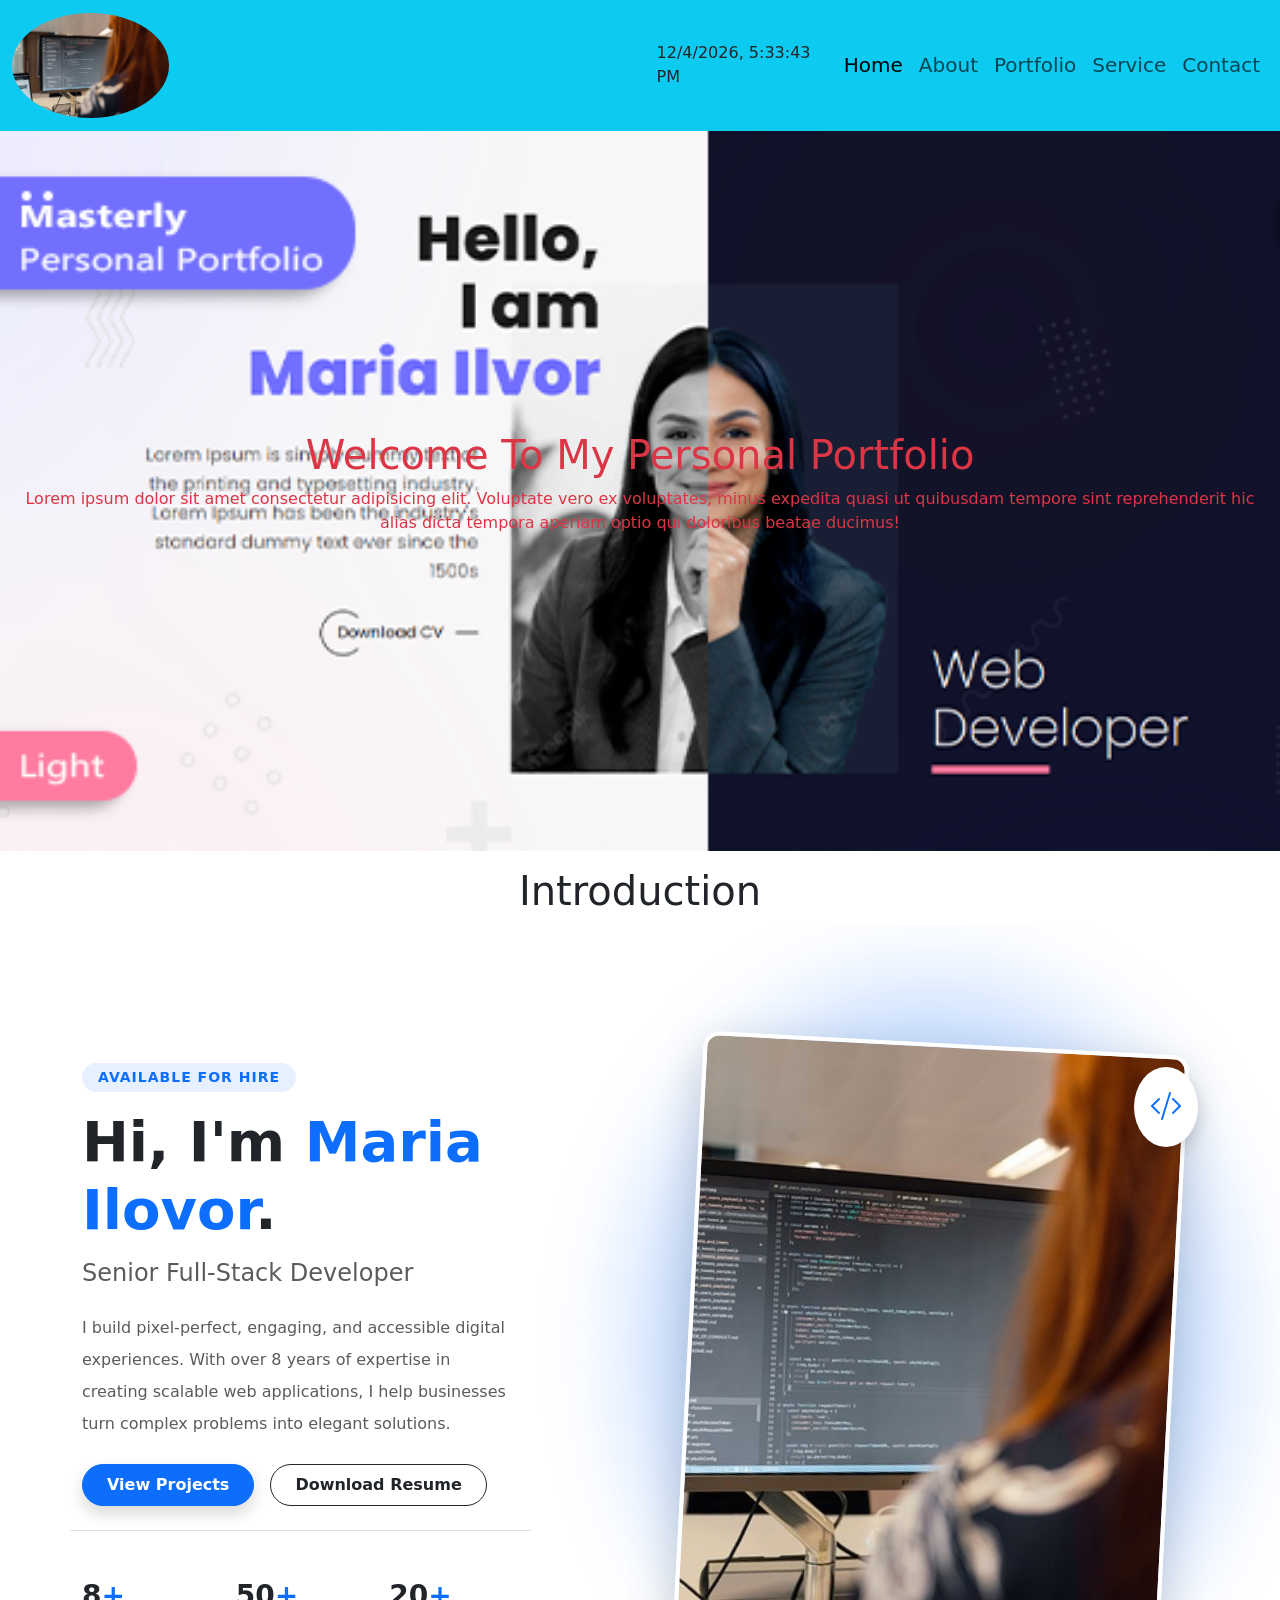
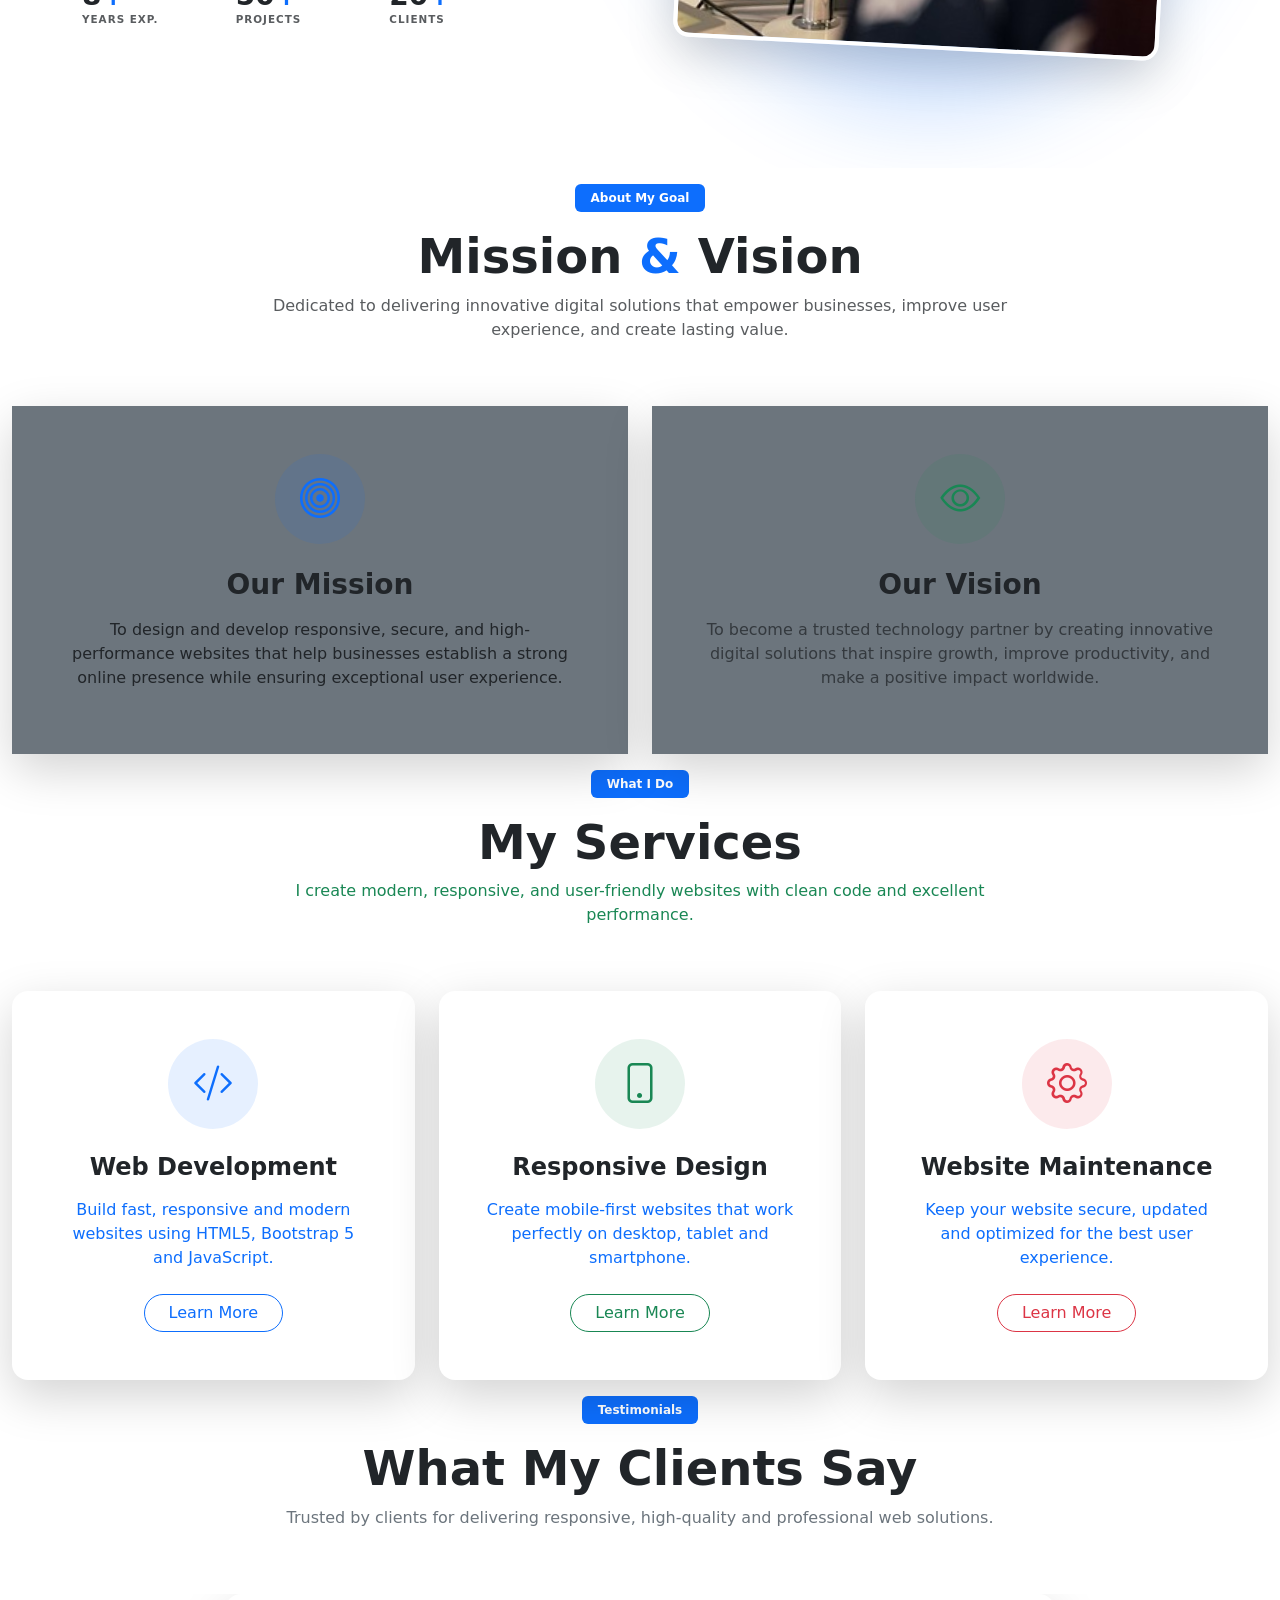
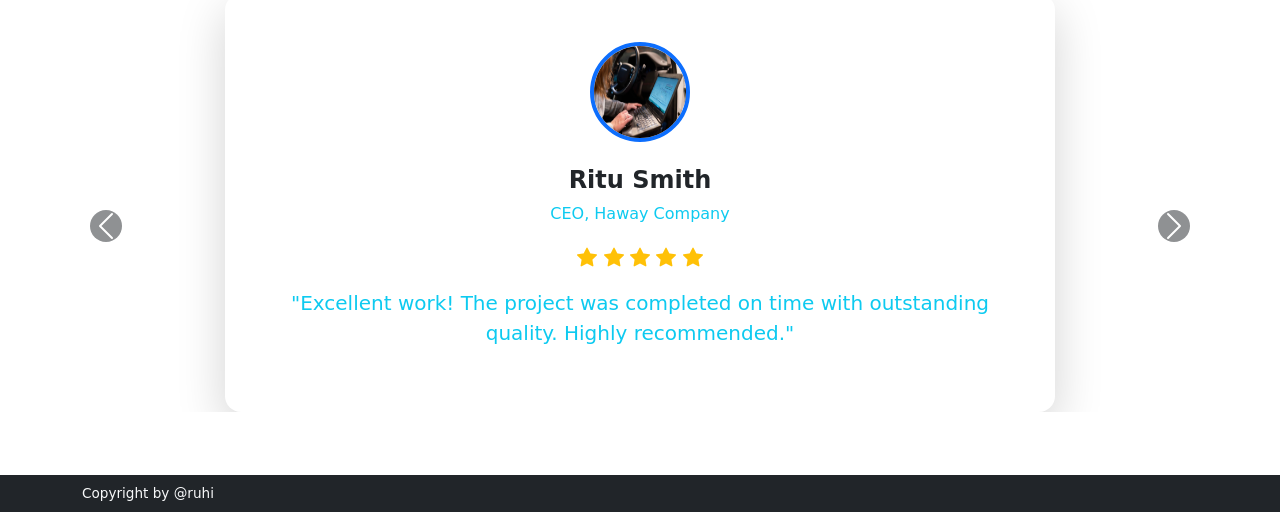
<file: index.html>
<!doctype html>
<html lang="en">

<head>
    <meta charset="utf-8">
    <meta name="viewport" content="width=device-width, initial-scale=1">
    <title>Personal Portfolio</title>
    <link href="https://cdn.jsdelivr.net/npm/bootstrap@5.3.3/dist/css/bootstrap.min.css" rel="stylesheet"
        integrity="sha384-QWTKZyjpPEjISv5WaRU9OFeRpok6YctnYmDr5pNlyT2bRjXh0JMhjY6hW+ALEwIH" crossorigin="anonymous">
    <link rel="stylesheet" href="https://cdn.jsdelivr.net/npm/bootstrap-icons@1.11.3/font/bootstrap-icons.min.css">
    <link rel="stylesheet" href="assets/css/style.css">
</head>

<body>

    <section id="header">
        <div class="container-fluid">
            <div class="row">
                <nav class="navbar navbar-expand-lg bg-info">
                    <div class="container-fluid">
                        <a class="navbar-brand" href="#"><img src="assets/img/logo.jpg" alt="" srcset=""
                                class="h-25 w-25 rounded-circle"></a>
                        <button class="navbar-toggler" type="button" data-bs-toggle="collapse"
                            data-bs-target="#navbarNav" aria-controls="navbarNav" aria-expanded="false"
                            aria-label="Toggle navigation">
                            <span class="navbar-toggler-icon"></span>
                        </button>

                        <div id="time">Time</div>
                        <div class="collapse navbar-collapse" id="navbarNav">
                            <ul class="navbar-nav ms-auto fs-5">
                                <li class="nav-item">
                                    <a class="nav-link active" aria-current="page" href="index.html">Home</a>
                                </li>
                                <li class="nav-item">
                                    <a class="nav-link" href="about.html">About</a>
                                </li>
                                <li class="nav-item">
                                    <a class="nav-link" href="portfolio.html">Portfolio</a>
                                </li>
                                <li class="nav-item">
                                    <a class="nav-link" href="service.html">Service</a>
                                </li>
                                <li class="nav-item">
                                    <a class="nav-link" href="contact.html">Contact</a>
                                </li>

                            </ul>
                        </div>
                    </div>
                </nav>
            </div>
        </div>
    </section>

<main>
    
    <section id="banner">
        <div class="container-fluid">
            <div class="row">
                <h1 class="text-center text-danger">Welcome To My Personal Portfolio</h1>
                <p class="text-danger">Lorem ipsum dolor sit amet consectetur adipisicing elit. Voluptate vero ex voluptates, minus expedita quasi ut quibusdam tempore sint reprehenderit hic <br> alias dicta tempora aperiam optio qui doloribus beatae ducimus!</p>
            </div>
        </div>
    </section>


    <section id="introindi" class="py-3">
        <div class="container-fluid">

            <div class="row">
                <h1 class="text-center">Introduction</h1>
                <!-- Portfolio Intro Section -->
                <section class="py-5 overflow-hidden">
                    <div class="container py-4 py-md-5">
                        <div class="row g-5 align-items-center">

                            <!-- Text Content -->
                            <div class="col-lg-5 order-2 order-lg-1">
                                <div
                                    class="d-inline-block px-3 py-1 bg-primary bg-opacity-10 text-primary rounded-pill fw-bold small tracking-wide mb-3">
                                    AVAILABLE FOR HIRE
                                </div>
                                <h1 class="display-4 fw-bold mb-3">Hi, I'm <span class="text-primary">Maria Ilovor</span>.
                                </h1>
                                <h3 class="fw-medium text-muted mb-4 h4">Senior Full-Stack Developer</h3>
                                <p class="lead text-muted mb-4 fs-6 lh-lg">I build pixel-perfect, engaging, and
                                    accessible digital experiences. With over 8 years of expertise in creating scalable
                                    web applications, I help businesses turn complex problems into elegant solutions.
                                </p>

                                <!-- CTA Buttons -->
                                <div class="d-flex flex-wrap gap-3 mb-5">
                                    <a href="#projects"
                                        class="btn btn-primary rounded-pill px-4 py-2 fw-bold shadow hover-lift">View
                                        Projects</a>
                                    <a href="#resume"
                                        class="btn btn-outline-dark rounded-pill px-4 py-2 fw-bold hover-lift">Download
                                        Resume</a>
                                </div>

                                <!-- Stats -->
                                <div class="row g-4 pt-4 border-top">
                                    <div class="col-4">
                                        <h3 class="fw-bold mb-0">8<span class="text-primary">+</span></h3>
                                        <p class="text-muted fw-bold text-uppercase mb-0 tracking-wide"
                                            style="font-size: 0.65rem;">Years Exp.</p>
                                    </div>
                                    <div class="col-4">
                                        <h3 class="fw-bold mb-0">50<span class="text-primary">+</span></h3>
                                        <p class="text-muted fw-bold text-uppercase mb-0 tracking-wide"
                                            style="font-size: 0.65rem;">Projects</p>
                                    </div>
                                    <div class="col-4">
                                        <h3 class="fw-bold mb-0">20<span class="text-primary">+</span></h3>
                                        <p class="text-muted fw-bold text-uppercase mb-0 tracking-wide"
                                            style="font-size: 0.65rem;">Clients</p>
                                    </div>
                                </div>
                            </div>

                            <!-- Image/Visual -->
                            <div class="col-lg-6 offset-lg-1 order-1 order-lg-2">
                                <div class="position-relative p-3 p-md-4">
                                    <!-- Decorative Background Blob -->
                                    <div class="position-absolute top-50 start-50 translate-middle bg-primary rounded-circle opacity-25 z-0"
                                        style="width: 110%; height: 110%; filter: blur(50px);"></div>

                                    <!-- Profile Image Container -->
                                    <div
                                        class="position-relative z-1 rounded-4 overflow-hidden border border-4 border-white shadow-lg profile-img-wrapper">
                                        <img src="assets/img/logo.jpg" alt="Alex Chen"
                                            class="img-fluid w-100 object-fit-cover" style="aspect-ratio: 4/5;">
                                    </div>

                                    <!-- Floating Badge (Hidden on very small screens) -->
                                    <div
                                        class="position-absolute top-0 end-0 mt-5 me-n2 z-2 bg-white rounded-circle shadow p-3 hover-lift d-none d-md-block">
                                        <i class="bi bi-code-slash fs-2 text-primary"></i>
                                    </div>
                                </div>
                            </div>

                        </div>
                    </div>
                </section>


            </div>
        </div>
    </section>

    <section id="missionvission">
        <div class="container-fluid">
            <div class="row">


                <div class="container">

                    <div class="row justify-content-center mb-5">

                        <div class="col-lg-8 text-center">

                            <span class="badge bg-primary px-3 py-2 mb-3">
                                About My Goal
                            </span>

                            <h2 class="fw-bold display-5">
                                Mission <span class="text-primary">&amp;</span> Vision
                            </h2>

                            <p class="text-muted">
                                Dedicated to delivering innovative digital solutions that
                                empower businesses, improve user experience, and create
                                lasting value.
                            </p>

                        </div>

                    </div>

                    <div class="row g-4">

                        <!-- Mission -->

                        <div class="col-lg-6">

                            <div class="card border-0 shadow-lg h-100 rounded-4 mission-card">

                                <div class="card-body p-5 text-center bg-secondary text-dark">

                                    <div class="bg-primary bg-opacity-10 rounded-circle d-inline-flex justify-content-center align-items-center mb-4"
                                        style="width:90px;height:90px;">

                                        <i class="bi bi-bullseye text-primary fs-1"></i>

                                    </div>

                                    <h3 class="fw-bold mb-3">
                                        Our Mission
                                    </h3>

                                    <p class="text-dark">

                                        To design and develop responsive, secure, and
                                        high-performance websites that help businesses
                                        establish a strong online presence while ensuring
                                        exceptional user experience.

                                    </p>

                                </div>

                            </div>

                        </div>

                        <!-- Vision -->

                        <div class="col-lg-6">

                            <div class="card border-0 shadow-lg h-100 rounded-4 mission-card">

                                <div class="card-body p-5 text-center  bg-secondary">

                                    <div class="bg-success bg-opacity-10 rounded-circle d-inline-flex justify-content-center align-items-center mb-4"
                                        style="width:90px;height:90px;">

                                        <i class="bi bi-eye text-success fs-1"></i>

                                    </div>

                                    <h3 class="fw-bold mb-3">
                                        Our Vision
                                    </h3>

                                    <p class="text-muted">

                                        To become a trusted technology partner by creating
                                        innovative digital solutions that inspire growth,
                                        improve productivity, and make a positive impact
                                        worldwide.

                                    </p>

                                </div>

                            </div>

                        </div>

                    </div>

                </div>


            </div>
        </div>
    </section>

    <section id="servicelist" class="py-3">
        <div class="container-fluid">
            <div class="row">


                <div class="container">

                    <!-- Section Title -->

                    <div class="row justify-content-center mb-5">

                        <div class="col-lg-7 text-center">

                            <span class="badge bg-primary px-3 py-2 mb-3">
                                What I Do
                            </span>

                            <h2 class="fw-bold display-5">
                                My Services
                            </h2>

                            <p class="text-success">
                                I create modern, responsive, and user-friendly websites
                                with clean code and excellent performance.
                            </p>

                        </div>

                    </div>

                    <!-- Service Cards -->

                    <div class="row g-4">

                        <!-- Card 1 -->

                        <div class="col-lg-4 col-md-6">

                            <div class="card border-0 shadow-lg rounded-4 h-100">

                                <div class="card-body text-center p-5">

                                    <div class="bg-primary bg-opacity-10 rounded-circle d-inline-flex justify-content-center align-items-center mb-4"
                                        style="width:90px;height:90px;">

                                        <i class="bi bi-code-slash fs-1 text-primary"></i>

                                    </div>

                                    <h4 class="fw-bold mb-3">
                                        Web Development
                                    </h4>

                                    <p class="text-primary mb-4">
                                        Build fast, responsive and modern websites using
                                        HTML5, Bootstrap 5 and JavaScript.
                                    </p>

                                    <a href="#" class="btn btn-outline-primary rounded-pill px-4">
                                        Learn More
                                    </a>

                                </div>

                            </div>

                        </div>

                        <!-- Card 2 -->

                        <div class="col-lg-4 col-md-6">

                            <div class="card border-0 shadow-lg rounded-4 h-100">

                                <div class="card-body text-center p-5">

                                    <div class="bg-success bg-opacity-10 rounded-circle d-inline-flex justify-content-center align-items-center mb-4"
                                        style="width:90px;height:90px;">

                                        <i class="bi bi-phone fs-1 text-success"></i>

                                    </div>

                                    <h4 class="fw-bold mb-3">
                                        Responsive Design
                                    </h4>

                                    <p class="text-primary mb-4">
                                        Create mobile-first websites that work perfectly
                                        on desktop, tablet and smartphone.
                                    </p>

                                    <a href="#" class="btn btn-outline-success rounded-pill px-4">
                                        Learn More
                                    </a>

                                </div>

                            </div>

                        </div>

                        <!-- Card 3 -->

                        <div class="col-lg-4 col-md-6 mx-md-auto">

                            <div class="card border-0 shadow-lg rounded-4 h-100">

                                <div class="card-body text-center p-5">

                                    <div class="bg-danger bg-opacity-10 rounded-circle d-inline-flex justify-content-center align-items-center mb-4"
                                        style="width:90px;height:90px;">

                                        <i class="bi bi-gear fs-1 text-danger"></i>

                                    </div>

                                    <h4 class="fw-bold mb-3">
                                        Website Maintenance
                                    </h4>

                                    <p class="text-primary mb-4">
                                        Keep your website secure, updated and optimized
                                        for the best user experience.
                                    </p>

                                    <a href="#" class="btn btn-outline-danger rounded-pill px-4">
                                        Learn More
                                    </a>

                                </div>

                            </div>

                        </div>

                    </div>

                </div>


            </div>
        </div>
    </section>

    <section id="feedback">
        <div class="container-fluid">
            <div class="row">


                <div class="container">

                    <!-- Section Title -->

                    <div class="row justify-content-center mb-5">

                        <div class="col-lg-7 text-center">

                            <span class="badge bg-primary px-3 py-2 mb-3">
                                Testimonials
                            </span>

                            <h2 class="fw-bold display-5">
                                What My Clients Say
                            </h2>

                            <p class="text-secondary">
                                Trusted by clients for delivering responsive, high-quality
                                and professional web solutions.
                            </p>

                        </div>

                    </div>

                    <!-- Carousel -->

                    <div id="testimonialCarousel" class="carousel slide" data-bs-ride="carousel">

                        <div class="carousel-inner">

                            <!-- Item 1 -->

                            <div class="carousel-item active">

                                <div class="row justify-content-center">

                                    <div class="col-lg-8">

                                        <div class="card border-0 shadow-lg rounded-4">

                                            <div class="card-body text-center p-5">

                                                <img src="assets/img/pic1.jpg"
                                                    class="rounded-circle border border-4 border-primary mb-4"
                                                    width="100" height="100" alt="Client">

                                                <h4 class="fw-bold">
                                                    Ritu Smith
                                                </h4>

                                                <p class="text-info">
                                                    CEO, Haway Company
                                                </p>

                                                <div class="text-warning fs-5 mb-3">
                                                    <i class="bi bi-star-fill"></i>
                                                    <i class="bi bi-star-fill"></i>
                                                    <i class="bi bi-star-fill"></i>
                                                    <i class="bi bi-star-fill"></i>
                                                    <i class="bi bi-star-fill"></i>
                                                </div>

                                                <p class="lead text-info">
                                                    "Excellent work! The project was
                                                    completed on time with outstanding
                                                    quality. Highly recommended."
                                                </p>

                                            </div>

                                        </div>

                                    </div>

                                </div>

                            </div>

                            <!-- Item 2 -->

                            <div class="carousel-item">

                                <div class="row justify-content-center">

                                    <div class="col-lg-8">

                                        <div class="card border-0 shadow-lg rounded-4">

                                            <div class="card-body text-center p-5">

                                                <img src="assets/img/pic2.jpg"
                                                    class="rounded-circle border border-4 border-success mb-4"
                                                    width="100" height="100" alt="Client">

                                                <h4 class="fw-bold">
                                                    Sarah Milton
                                                </h4>

                                                <p class="text-info">
                                                    Project Manager
                                                </p>

                                                <div class="text-warning fs-5 mb-3">
                                                    <i class="bi bi-star-fill"></i>
                                                    <i class="bi bi-star-fill"></i>
                                                    <i class="bi bi-star-fill"></i>
                                                    <i class="bi bi-star-fill"></i>
                                                    <i class="bi bi-star-fill"></i>
                                                </div>

                                                <p class="lead text-info">
                                                    "Very professional, excellent
                                                    communication and delivered exactly
                                                    what we needed."
                                                </p>

                                            </div>

                                        </div>

                                    </div>

                                </div>

                            </div>

                            <!-- Item 3 -->

                            <div class="carousel-item">

                                <div class="row justify-content-center">

                                    <div class="col-lg-8">

                                        <div class="card border-0 shadow-lg rounded-4">

                                            <div class="card-body text-center p-5">

                                                <img src="assets/img/pic3.jpg"
                                                    class="rounded-circle border border-4 border-danger mb-4"
                                                    width="100" height="100" alt="Client">

                                                <h4 class="fw-bold">
                                                    Suraiya Brown
                                                </h4>

                                                <p class="text-info">
                                                    Business Owner
                                                </p>

                                                <div class="text-warning fs-5 mb-3">
                                                    <i class="bi bi-star-fill"></i>
                                                    <i class="bi bi-star-fill"></i>
                                                    <i class="bi bi-star-fill"></i>
                                                    <i class="bi bi-star-fill"></i>
                                                    <i class="bi bi-star-fill"></i>
                                                </div>

                                                <p class="lead text-info">
                                                    "Fast delivery, modern design and
                                                    excellent support. Looking forward to
                                                    working together again."
                                                </p>

                                            </div>

                                        </div>

                                    </div>

                                </div>

                            </div>

                        </div>

                        <!-- Controls -->

                        <button class="carousel-control-prev" type="button" data-bs-target="#testimonialCarousel"
                            data-bs-slide="prev">

                            <span class="carousel-control-prev-icon bg-dark rounded-circle p-3"></span>

                        </button>

                        <button class="carousel-control-next" type="button" data-bs-target="#testimonialCarousel"
                            data-bs-slide="next">

                            <span class="carousel-control-next-icon bg-dark rounded-circle p-3"></span>

                        </button>

                        <!-- Indicators -->

                        <div class="carousel-indicators position-static mt-4">

                            <button type="button" data-bs-target="#testimonialCarousel" data-bs-slide-to="0"
                                class="active"></button>

                            <button type="button" data-bs-target="#testimonialCarousel" data-bs-slide-to="1"></button>

                            <button type="button" data-bs-target="#testimonialCarousel" data-bs-slide-to="2"></button>

                        </div>

                    </div>

                </div>


            </div>
        </div>
    </section>
</main>


    <section id="footer">
        <div class="container-fluid">
            <div class="row">
                <!-- Custom Header Top Bar -->
                <div class="bg-dark text-light py-2 fs-7">
                    <div class="container d-flex justify-content-between align-items-center">
                        <!-- Contact Info -->
                        <div class="d-flex gap-3 align-items-center">

                            <span class="d-none d-md-inline">Copyright by @ruhi</span>
                        </div>

                    </div>
                </div>


            </div>
        </div>
    </section>

    <script src="assets/js/min.js"></script>
    <script src="https://cdn.jsdelivr.net/npm/bootstrap@5.2.3/dist/js/bootstrap.bundle.min.js"
        integrity="sha384-kenU1KFdBIe4zVF0s0G1M5b4hcpxyD9F7jL+jjXkk+Q2h455rYXK/7HAuoJl+0I4"
        crossorigin="anonymous"></script>
</body>

</html>
</file>
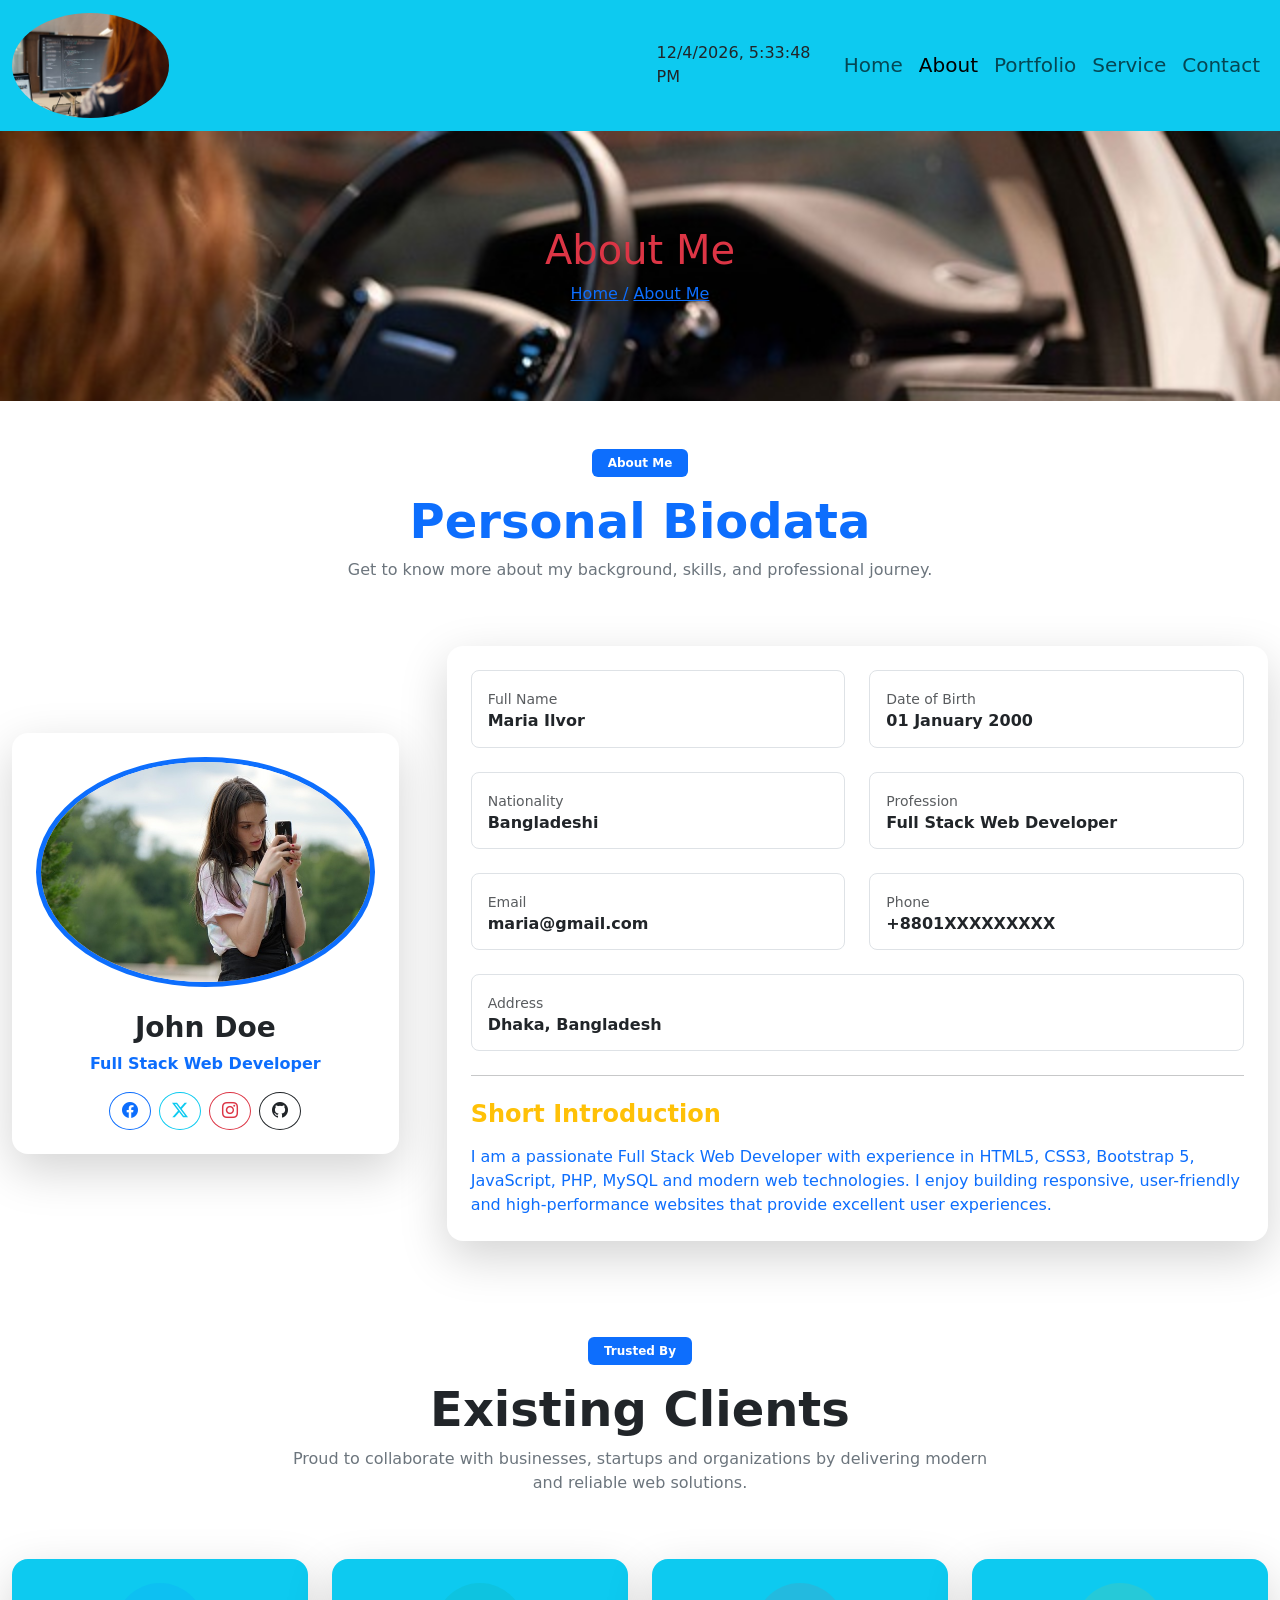
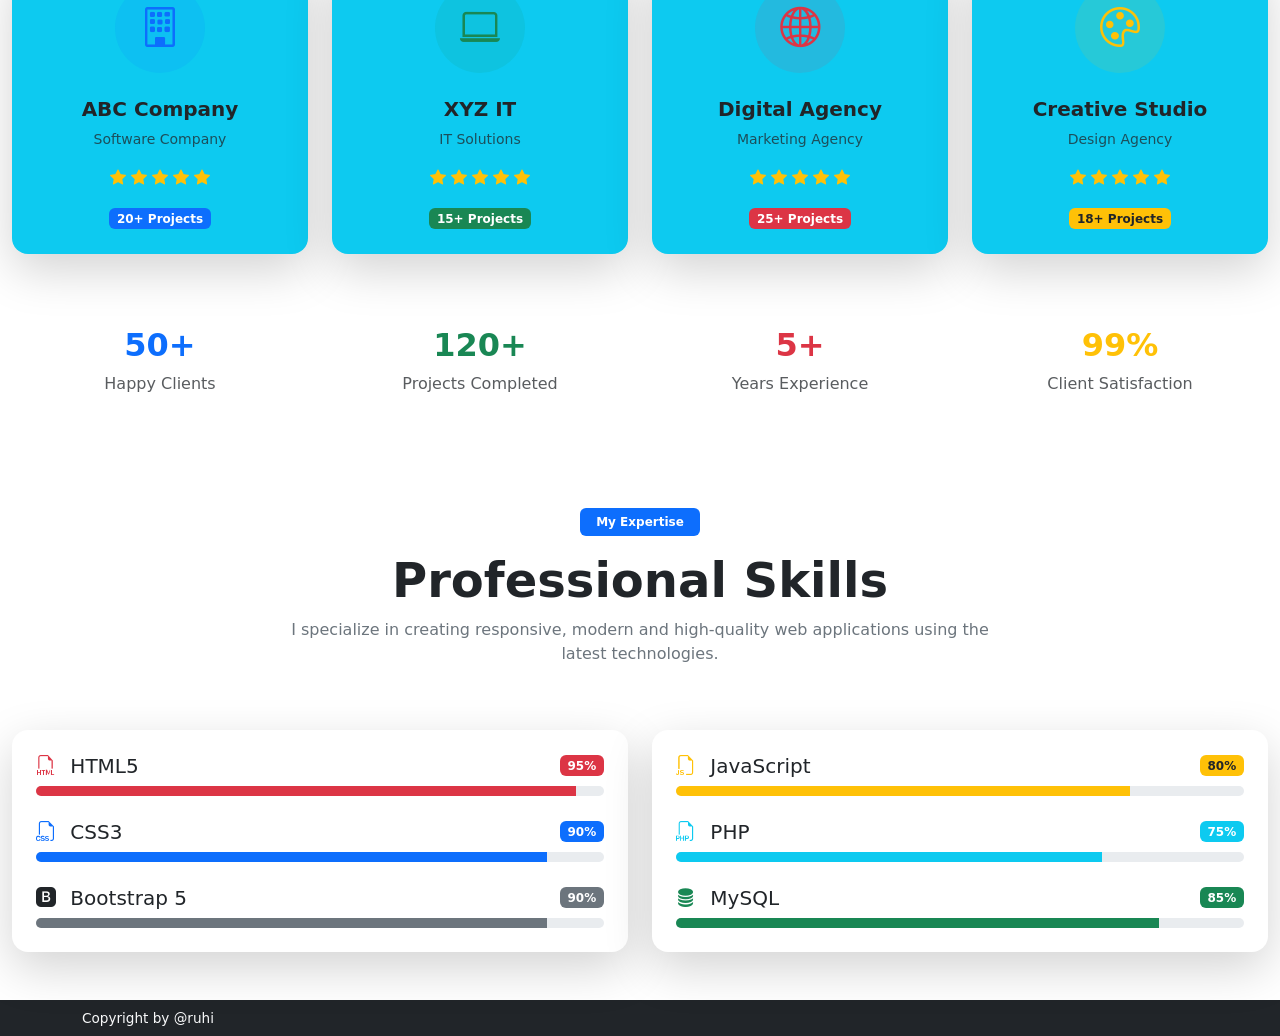
<file: about.html>
<!doctype html>
<html lang="en">

<head>
    <meta charset="utf-8">
    <meta name="viewport" content="width=device-width, initial-scale=1">
    <title>Personal portfolio</title>
    <link href="https://cdn.jsdelivr.net/npm/bootstrap@5.3.3/dist/css/bootstrap.min.css" rel="stylesheet"
        integrity="sha384-QWTKZyjpPEjISv5WaRU9OFeRpok6YctnYmDr5pNlyT2bRjXh0JMhjY6hW+ALEwIH" crossorigin="anonymous">
    <link rel="stylesheet" href="https://cdn.jsdelivr.net/npm/bootstrap-icons@1.11.3/font/bootstrap-icons.min.css">
    <link rel="stylesheet" href="assets/css/style.css">
</head>

<body>

    <section id="header">
        <div class="container-fluid">
            <div class="row">
                <nav class="navbar navbar-expand-lg bg-info">
                    <div class="container-fluid">
                        <a class="navbar-brand" href="#"><img src="assets/img/logo.jpg" alt="" srcset=""
                                class="h-25 w-25 rounded-circle"></a>
                        <button class="navbar-toggler" type="button" data-bs-toggle="collapse"
                            data-bs-target="#navbarNav" aria-controls="navbarNav" aria-expanded="false"
                            aria-label="Toggle navigation">
                            <span class="navbar-toggler-icon"></span>
                        </button>

                        <div id="time">Time</div>
                        <div class="collapse navbar-collapse" id="navbarNav">
                            <ul class="navbar-nav ms-auto fs-5">
                                <li class="nav-item">
                                    <a class="nav-link " aria-current="page" href="index.html">Home</a>
                                </li>
                                <li class="nav-item">
                                    <a class="nav-link active" href="about.html">About</a>
                                </li>
                                <li class="nav-item">
                                    <a class="nav-link" href="portfolio.html">Portfolio</a>
                                </li>
                                <li class="nav-item">
                                    <a class="nav-link" href="service.html">Service</a>
                                </li>
                                <li class="nav-item">
                                    <a class="nav-link" href="contact.html">Contact</a>
                                </li>

                            </ul>
                        </div>
                    </div>
                </nav>
            </div>
        </div>
    </section>


    <section id="breadcrumb">
        <div class="container-fluid">
            <div class="row">
                <div>
                    <h2 class="fs-1 text-danger">About Me</h2>
                    <a href="index.html">Home <span>/</span></a>
                    <a href="#">About Me</a>

                </div>
            </div>
        </div>
    </section>

    <main>
        <section id="pbiodata" class="py-5">
            <div class="container-fluid">
                <div class="row">


                    <div class="container">

                        <!-- Section Heading -->

                        <div class="row justify-content-center mb-5">

                            <div class="col-lg-7 text-center">

                                <span class="badge bg-primary px-3 py-2 mb-3">
                                    About Me
                                </span>

                                <h2 class="display-5 text-primary fw-bold">
                                    Personal Biodata
                                </h2>

                                <p class="text-secondary">
                                    Get to know more about my background, skills, and professional journey.
                                </p>

                            </div>

                        </div>

                        <div class="row g-5 align-items-center">

                            <!-- Profile -->

                            <div class="col-lg-4">

                                <div class="card border-0 shadow-lg rounded-4 text-center">

                                    <div class="card-body p-4">

                                        <img src="assets/img/pic6.jpg"
                                            class="img-fluid rounded-circle border border-5 border-primary mb-4"
                                            alt="Profile">

                                        <h3 class="fw-bold">
                                            John Doe
                                        </h3>

                                        <p class="text-primary fw-semibold">
                                            Full Stack Web Developer
                                        </p>

                                        <div class="d-flex justify-content-center gap-2 mt-3">

                                            <a href="#" class="btn btn-outline-primary rounded-circle">
                                                <i class="bi bi-facebook"></i>
                                            </a>

                                            <a href="#" class="btn btn-outline-info rounded-circle">
                                                <i class="bi bi-twitter-x"></i>
                                            </a>

                                            <a href="#" class="btn btn-outline-danger rounded-circle">
                                                <i class="bi bi-instagram"></i>
                                            </a>

                                            <a href="#" class="btn btn-outline-dark rounded-circle">
                                                <i class="bi bi-github"></i>
                                            </a>

                                        </div>

                                    </div>

                                </div>

                            </div>

                            <!-- Biodata -->

                            <div class="col-lg-8">

                                <div class="card border-0 shadow-lg rounded-4">

                                    <div class="card-body p-4">

                                        <div class="row g-4">

                                            <div class="col-md-6">

                                                <div class="border rounded-3 p-3">

                                                    <small class="text-muted">Full Name</small>

                                                    <h6 class="fw-bold mb-0">
                                                        Maria Ilvor
                                                    </h6>

                                                </div>

                                            </div>

                                            <div class="col-md-6">

                                                <div class="border rounded-3 p-3">

                                                    <small class="text-muted">Date of Birth</small>

                                                    <h6 class="fw-bold mb-0">
                                                        01 January 2000
                                                    </h6>

                                                </div>

                                            </div>

                                            <div class="col-md-6">

                                                <div class="border rounded-3 p-3">

                                                    <small class="text-muted">Nationality</small>

                                                    <h6 class="fw-bold mb-0">
                                                        Bangladeshi
                                                    </h6>

                                                </div>

                                            </div>

                                            <div class="col-md-6">

                                                <div class="border rounded-3 p-3">

                                                    <small class="text-muted">Profession</small>

                                                    <h6 class="fw-bold mb-0">
                                                        Full Stack Web Developer
                                                    </h6>

                                                </div>

                                            </div>

                                            <div class="col-md-6">

                                                <div class="border rounded-3 p-3">

                                                    <small class="text-muted">Email</small>

                                                    <h6 class="fw-bold mb-0">
                                                        maria@gmail.com
                                                    </h6>

                                                </div>

                                            </div>

                                            <div class="col-md-6">

                                                <div class="border rounded-3 p-3">

                                                    <small class="text-muted">Phone</small>

                                                    <h6 class="fw-bold mb-0">
                                                        +8801XXXXXXXXX
                                                    </h6>

                                                </div>

                                            </div>

                                            <div class="col-12">

                                                <div class="border rounded-3 p-3">

                                                    <small class="text-muted">Address</small>

                                                    <h6 class="fw-bold mb-0">
                                                        Dhaka, Bangladesh
                                                    </h6>

                                                </div>

                                            </div>

                                        </div>

                                        <hr class="my-4">

                                        <h4 class="fw-bold text-warning mb-3">
                                            Short Introduction
                                        </h4>

                                        <p class="text-primary mb-0">

                                            I am a passionate Full Stack Web Developer with experience
                                            in HTML5, CSS3, Bootstrap 5, JavaScript, PHP, MySQL and
                                            modern web technologies. I enjoy building responsive,
                                            user-friendly and high-performance websites that provide
                                            excellent user experiences.

                                        </p>

                                    </div>

                                </div>

                            </div>

                        </div>

                    </div>


                </div>
            </div>
        </section>

        <section id="exisclient" class="py-5">
            <div class="container-fluid">
                <div class="row">


                    <div class="container">

                        <!-- Section Heading -->

                        <div class="row justify-content-center mb-5">

                            <div class="col-lg-7 text-center">

                                <span class="badge bg-primary px-3 py-2 mb-3">
                                    Trusted By
                                </span>

                                <h2 class="display-5 fw-bold">
                                    Existing Clients
                                </h2>

                                <p class="text-secondary">
                                    Proud to collaborate with businesses, startups and organizations
                                    by delivering modern and reliable web solutions.
                                </p>

                            </div>

                        </div>

                        <!-- Client Cards -->

                        <div class="row g-4">

                            <!-- Client 1 -->

                            <div class="col-lg-3 col-md-6">

                                <div class="card border-0 bg-info shadow-lg rounded-4 h-100">

                                    <div class="card-body text-center p-4">

                                        <div class="bg-primary bg-opacity-10 rounded-circle d-inline-flex justify-content-center align-items-center mb-4"
                                            style="width:90px;height:90px;">

                                            <i class="bi bi-building fs-1 text-primary"></i>

                                        </div>

                                        <h5 class="fw-bold">
                                            ABC Company
                                        </h5>

                                        <p class="text-muted small">
                                            Software Company
                                        </p>

                                        <div class="text-warning mb-3">
                                            <i class="bi bi-star-fill"></i>
                                            <i class="bi bi-star-fill"></i>
                                            <i class="bi bi-star-fill"></i>
                                            <i class="bi bi-star-fill"></i>
                                            <i class="bi bi-star-fill"></i>
                                        </div>

                                        <span class="badge bg-primary">
                                            20+ Projects
                                        </span>

                                    </div>

                                </div>

                            </div>

                            <!-- Client 2 -->

                            <div class="col-lg-3 col-md-6">

                                <div class="card border-0 bg-info shadow-lg rounded-4 h-100">

                                    <div class="card-body text-center p-4">

                                        <div class="bg-success bg-opacity-10 rounded-circle d-inline-flex justify-content-center align-items-center mb-4"
                                            style="width:90px;height:90px;">

                                            <i class="bi bi-laptop fs-1 text-success"></i>

                                        </div>

                                        <h5 class="fw-bold">
                                            XYZ IT
                                        </h5>

                                        <p class="text-muted small">
                                            IT Solutions
                                        </p>

                                        <div class="text-warning mb-3">
                                            <i class="bi bi-star-fill"></i>
                                            <i class="bi bi-star-fill"></i>
                                            <i class="bi bi-star-fill"></i>
                                            <i class="bi bi-star-fill"></i>
                                            <i class="bi bi-star-fill"></i>
                                        </div>

                                        <span class="badge bg-success">
                                            15+ Projects
                                        </span>

                                    </div>

                                </div>

                            </div>

                            <!-- Client 3 -->

                            <div class="col-lg-3 col-md-6">

                                <div class="card border-0 bg-info shadow-lg rounded-4 h-100">

                                    <div class="card-body text-center p-4">

                                        <div class="bg-danger bg-opacity-10 rounded-circle d-inline-flex justify-content-center align-items-center mb-4"
                                            style="width:90px;height:90px;">

                                            <i class="bi bi-globe2 fs-1 text-danger"></i>

                                        </div>

                                        <h5 class="fw-bold">
                                            Digital Agency
                                        </h5>

                                        <p class="text-muted small">
                                            Marketing Agency
                                        </p>

                                        <div class="text-warning mb-3">
                                            <i class="bi bi-star-fill"></i>
                                            <i class="bi bi-star-fill"></i>
                                            <i class="bi bi-star-fill"></i>
                                            <i class="bi bi-star-fill"></i>
                                            <i class="bi bi-star-fill"></i>
                                        </div>

                                        <span class="badge bg-danger">
                                            25+ Projects
                                        </span>

                                    </div>

                                </div>

                            </div>

                            <!-- Client 4 -->

                            <div class="col-lg-3 col-md-6">

                                <div class="card border-0 bg-info shadow-lg rounded-4 h-100">

                                    <div class="card-body text-center p-4">

                                        <div class="bg-warning bg-opacity-10 rounded-circle d-inline-flex justify-content-center align-items-center mb-4"
                                            style="width:90px;height:90px;">

                                            <i class="bi bi-palette fs-1 text-warning"></i>

                                        </div>

                                        <h5 class="fw-bold">
                                            Creative Studio
                                        </h5>

                                        <p class="text-muted small">
                                            Design Agency
                                        </p>

                                        <div class="text-warning mb-3">
                                            <i class="bi bi-star-fill"></i>
                                            <i class="bi bi-star-fill"></i>
                                            <i class="bi bi-star-fill"></i>
                                            <i class="bi bi-star-fill"></i>
                                            <i class="bi bi-star-fill"></i>
                                        </div>

                                        <span class="badge bg-warning text-dark">
                                            18+ Projects
                                        </span>

                                    </div>

                                </div>

                            </div>

                        </div>

                        <!-- Statistics -->

                        <div class="row text-center mt-5 g-4">

                            <div class="col-md-3">
                                <h2 class="fw-bold text-primary">50+</h2>
                                <p class="text-muted">Happy Clients</p>
                            </div>

                            <div class="col-md-3">
                                <h2 class="fw-bold text-success">120+</h2>
                                <p class="text-muted">Projects Completed</p>
                            </div>

                            <div class="col-md-3">
                                <h2 class="fw-bold text-danger">5+</h2>
                                <p class="text-muted">Years Experience</p>
                            </div>

                            <div class="col-md-3">
                                <h2 class="fw-bold text-warning">99%</h2>
                                <p class="text-muted">Client Satisfaction</p>
                            </div>

                        </div>

                    </div>


                </div>
            </div>
        </section>

        <section id="skill" class="py-5">
            <div class="container-fluid">
                <div class="row">


                    <div class="container">

                        <!-- Section Heading -->

                        <div class="row justify-content-center mb-5">

                            <div class="col-lg-7 text-center">

                                <span class="badge bg-primary px-3 py-2 mb-3">
                                    My Expertise
                                </span>

                                <h2 class="fw-bold display-5">
                                    Professional Skills
                                </h2>

                                <p class="text-secondary">
                                    I specialize in creating responsive, modern and high-quality
                                    web applications using the latest technologies.
                                </p>

                            </div>

                        </div>

                        <div class="row g-4">

                            <!-- Left Column -->

                            <div class="col-lg-6">

                                <div class="card border-0 shadow-lg rounded-4">

                                    <div class="card-body p-4">

                                        <!-- HTML -->

                                        <div class="d-flex justify-content-between align-items-center mb-2">

                                            <h5 class="mb-0">
                                                <i class="bi bi-filetype-html text-danger me-2"></i>
                                                HTML5
                                            </h5>

                                            <span class="badge bg-danger">
                                                95%
                                            </span>

                                        </div>

                                        <div class="progress rounded-pill mb-4" style="height:10px;">

                                            <div class="progress-bar bg-danger" style="width:95%"></div>

                                        </div>

                                        <!-- CSS -->

                                        <div class="d-flex justify-content-between align-items-center mb-2">

                                            <h5 class="mb-0">
                                                <i class="bi bi-filetype-css text-primary me-2"></i>
                                                CSS3
                                            </h5>

                                            <span class="badge bg-primary">
                                                90%
                                            </span>

                                        </div>

                                        <div class="progress rounded-pill mb-4" style="height:10px;">

                                            <div class="progress-bar bg-primary" style="width:90%"></div>

                                        </div>

                                        <!-- Bootstrap -->

                                        <div class="d-flex justify-content-between align-items-center mb-2">

                                            <h5 class="mb-0">
                                                <i class="bi bi-bootstrap-fill text-purple me-2"></i>
                                                Bootstrap 5
                                            </h5>

                                            <span class="badge bg-secondary">
                                                90%
                                            </span>

                                        </div>

                                        <div class="progress rounded-pill" style="height:10px;">

                                            <div class="progress-bar bg-secondary" style="width:90%"></div>

                                        </div>

                                    </div>

                                </div>

                            </div>

                            <!-- Right Column -->

                            <div class="col-lg-6">

                                <div class="card border-0 shadow-lg rounded-4">

                                    <div class="card-body p-4">

                                        <!-- JavaScript -->

                                        <div class="d-flex justify-content-between align-items-center mb-2">

                                            <h5 class="mb-0">
                                                <i class="bi bi-filetype-js text-warning me-2"></i>
                                                JavaScript
                                            </h5>

                                            <span class="badge bg-warning text-dark">
                                                80%
                                            </span>

                                        </div>

                                        <div class="progress rounded-pill mb-4" style="height:10px;">

                                            <div class="progress-bar bg-warning" style="width:80%"></div>

                                        </div>

                                        <!-- PHP -->

                                        <div class="d-flex justify-content-between align-items-center mb-2">

                                            <h5 class="mb-0">
                                                <i class="bi bi-filetype-php text-info me-2"></i>
                                                PHP
                                            </h5>

                                            <span class="badge bg-info">
                                                75%
                                            </span>

                                        </div>

                                        <div class="progress rounded-pill mb-4" style="height:10px;">

                                            <div class="progress-bar bg-info" style="width:75%"></div>

                                        </div>

                                        <!-- MySQL -->

                                        <div class="d-flex justify-content-between align-items-center mb-2">

                                            <h5 class="mb-0">
                                                <i class="bi bi-database-fill text-success me-2"></i>
                                                MySQL
                                            </h5>

                                            <span class="badge bg-success">
                                                85%
                                            </span>

                                        </div>

                                        <div class="progress rounded-pill" style="height:10px;">

                                            <div class="progress-bar bg-success" style="width:85%"></div>

                                        </div>

                                    </div>

                                </div>

                            </div>

                        </div>

                    </div>


                </div>
            </div>
        </section>
    </main>

    <section id="footer">
        <div class="container-fluid">
            <div class="row">
                <!-- Custom Header Top Bar -->
                <div class="bg-dark text-light py-2 fs-7">
                    <div class="container d-flex justify-content-between align-items-center">
                        <!-- Contact Info -->
                        <div class="d-flex gap-3 align-items-center">

                            <span class="d-none d-md-inline">Copyright by @ruhi</span>
                        </div>

                    </div>
                </div>


            </div>
        </div>
    </section>

    <script src="assets/js/min.js"></script>
    <script src="https://cdn.jsdelivr.net/npm/bootstrap@5.2.3/dist/js/bootstrap.bundle.min.js"
        integrity="sha384-kenU1KFdBIe4zVF0s0G1M5b4hcpxyD9F7jL+jjXkk+Q2h455rYXK/7HAuoJl+0I4"
        crossorigin="anonymous"></script>
</body>

</html>
</file>
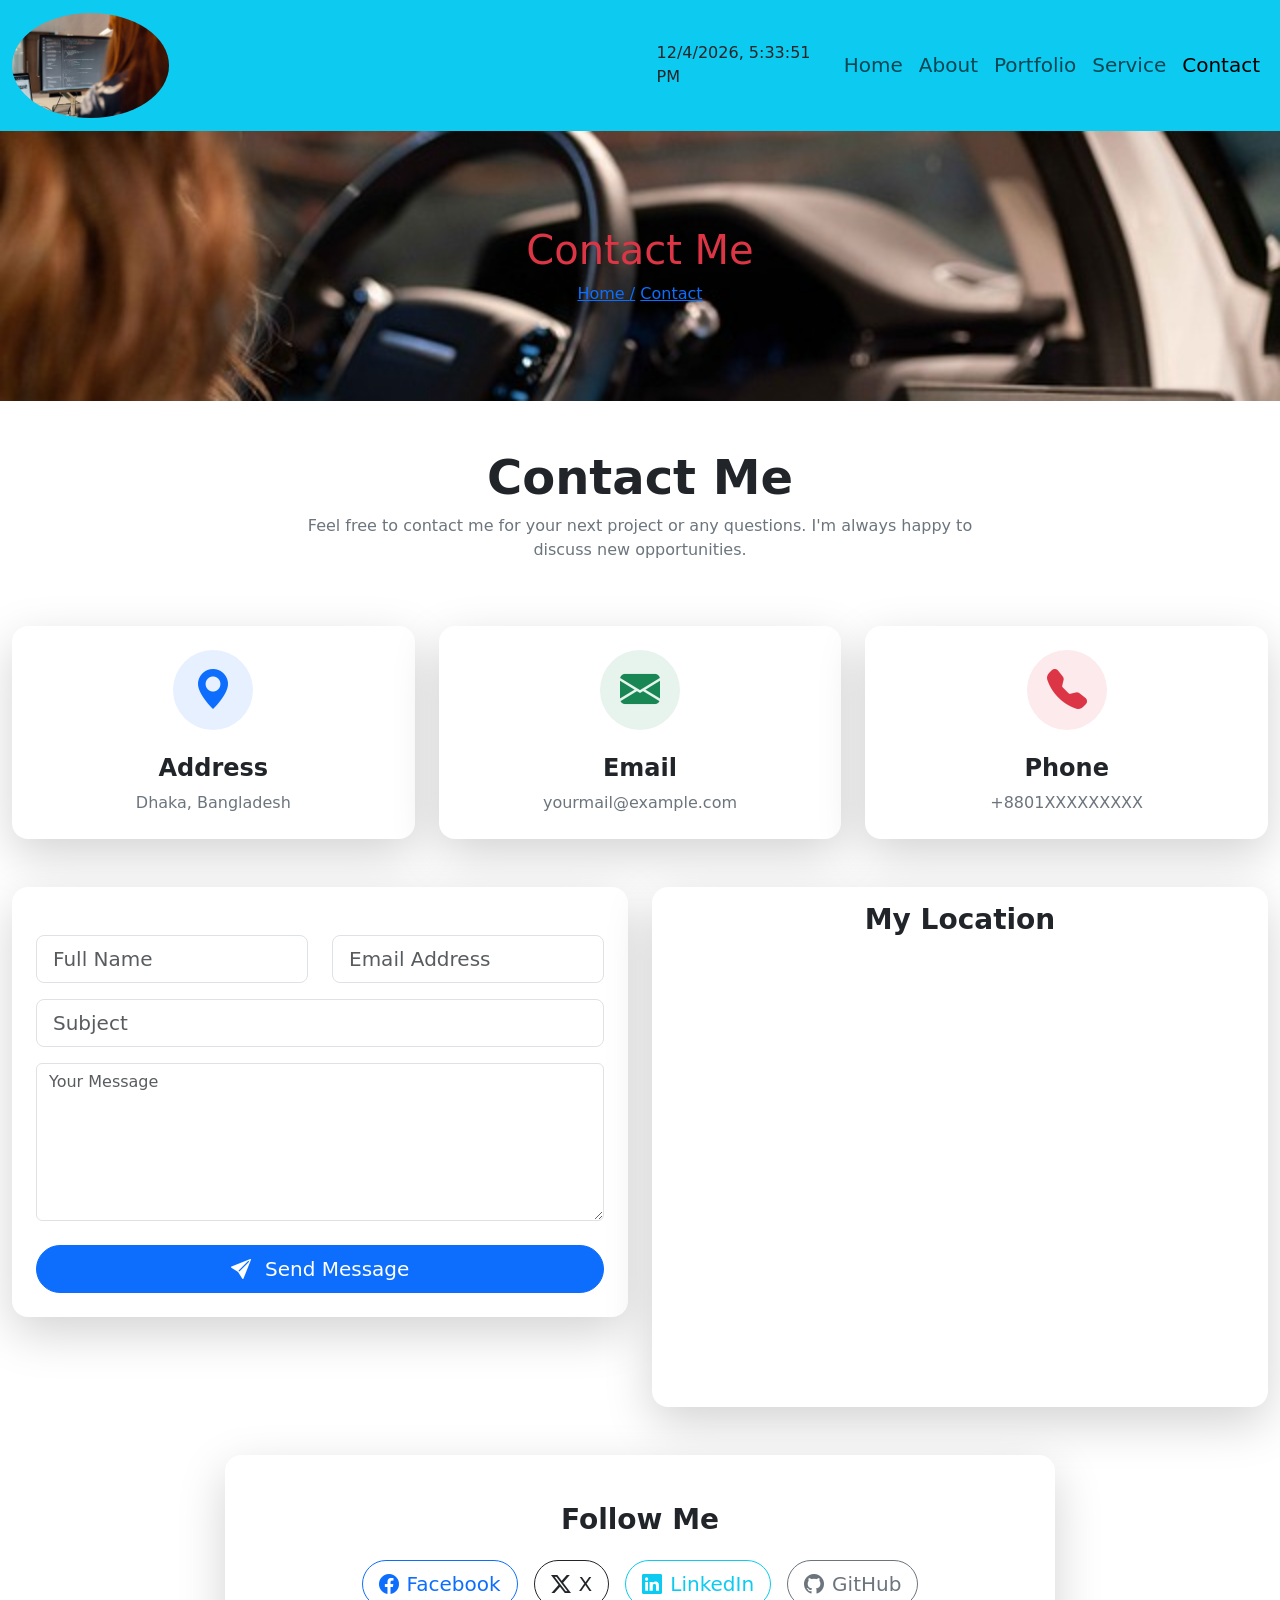
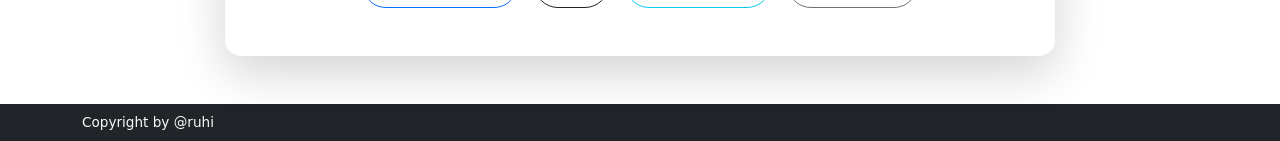
<file: contact.html>
<!doctype html>
<html lang="en">

<head>
    <meta charset="utf-8">
    <meta name="viewport" content="width=device-width, initial-scale=1">
    <title>Personal portfolio</title>
    <link href="https://cdn.jsdelivr.net/npm/bootstrap@5.3.3/dist/css/bootstrap.min.css" rel="stylesheet"
        integrity="sha384-QWTKZyjpPEjISv5WaRU9OFeRpok6YctnYmDr5pNlyT2bRjXh0JMhjY6hW+ALEwIH" crossorigin="anonymous">
    <link rel="stylesheet" href="https://cdn.jsdelivr.net/npm/bootstrap-icons@1.11.3/font/bootstrap-icons.min.css">
    <link rel="stylesheet" href="assets/css/style.css">
</head>

<body>

    <section id="header">
        <div class="container-fluid">
            <div class="row">
                <nav class="navbar navbar-expand-lg bg-info">
                    <div class="container-fluid">
                        <a class="navbar-brand" href="#"><img src="assets/img/logo.jpg" alt="" srcset=""
                                class="h-25 w-25 rounded-circle"></a>
                        <button class="navbar-toggler" type="button" data-bs-toggle="collapse"
                            data-bs-target="#navbarNav" aria-controls="navbarNav" aria-expanded="false"
                            aria-label="Toggle navigation">
                            <span class="navbar-toggler-icon"></span>
                        </button>
                        <div id="time">Time</div>
                        <div class="collapse navbar-collapse" id="navbarNav">
                            <ul class="navbar-nav ms-auto fs-5">
                                <li class="nav-item">
                                    <a class="nav-link" aria-current="page" href="index.html">Home</a>
                                </li>
                                <li class="nav-item">
                                    <a class="nav-link" href="about.html">About</a>
                                </li>
                                <li class="nav-item">
                                    <a class="nav-link" href="portfolio.html">Portfolio</a>
                                </li>
                                <li class="nav-item">
                                    <a class="nav-link" href="service.html">Service</a>
                                </li>
                                <li class="nav-item">
                                    <a class="nav-link active" href="contact.html">Contact</a>
                                </li>

                            </ul>
                        </div>
                    </div>
                </nav>
            </div>
        </div>
    </section>

    <section id="breadcrumb">
        <div class="container-fluid">
            <div class="row">
                <div>
                    <h2 class="fs-1 text-danger">Contact Me</h2>
                    <a href="index.html">Home <span>/</span></a>
                    <a href="#">Contact</a>

                </div>
            </div>
        </div>
    </section>


    <section id="contact" class="py-5">
        <div class="container-fluid">
            <div class="row">


                <div class="container">

                    <!-- Section Heading -->

                    <div class="row justify-content-center mb-5">

                        <div class="col-lg-7 text-center">

                           

                            <h2 class="display-5 fw-bold">
                               Contact Me
                            </h2>

                            <p class="text-secondary">
                                Feel free to contact me for your next project or any questions.
                                I'm always happy to discuss new opportunities.
                            </p>

                        </div>

                    </div>

                    <!-- Contact Info -->

                    <div class="row g-4 mb-5">

                        <div class="col-lg-4 col-md-6">

                            <div class="card border-0 shadow-lg rounded-4 h-100">

                                <div class="card-body text-center p-4">

                                    <div class="bg-primary bg-opacity-10 rounded-circle d-inline-flex justify-content-center align-items-center mb-4"
                                        style="width:80px;height:80px;">

                                        <i class="bi bi-geo-alt-fill fs-1 text-primary"></i>

                                    </div>

                                    <h4 class="fw-bold">
                                        Address
                                    </h4>

                                    <p class="text-secondary mb-0">
                                        Dhaka, Bangladesh
                                    </p>

                                </div>

                            </div>

                        </div>

                        <div class="col-lg-4 col-md-6">

                            <div class="card border-0 shadow-lg rounded-4 h-100">

                                <div class="card-body text-center p-4">

                                    <div class="bg-success bg-opacity-10 rounded-circle d-inline-flex justify-content-center align-items-center mb-4"
                                        style="width:80px;height:80px;">

                                        <i class="bi bi-envelope-fill fs-1 text-success"></i>

                                    </div>

                                    <h4 class="fw-bold">
                                        Email
                                    </h4>

                                    <p class="text-secondary mb-0">
                                        yourmail@example.com
                                    </p>

                                </div>

                            </div>

                        </div>

                        <div class="col-lg-4 col-md-6 mx-md-auto">

                            <div class="card border-0 shadow-lg rounded-4 h-100">

                                <div class="card-body text-center p-4">

                                    <div class="bg-danger bg-opacity-10 rounded-circle d-inline-flex justify-content-center align-items-center mb-4"
                                        style="width:80px;height:80px;">

                                        <i class="bi bi-telephone-fill fs-1 text-danger"></i>

                                    </div>

                                    <h4 class="fw-bold">
                                        Phone
                                    </h4>

                                    <p class="text-secondary mb-0">
                                        +8801XXXXXXXXX
                                    </p>

                                </div>

                            </div>

                        </div>

                    </div>

                    <!-- Contact Form + Map -->

                    <div class="row g-4">

                        <div class="col-lg-6">

                            <div class="card border-0 shadow-lg rounded-4">

                                <div class="card-body p-4">

                                    <h3 class="fw-bold mb-4">
                                        

                                    </h3>

                                    <form>

                                        <div class="row">

                                            <div class="col-md-6 mb-3">

                                                <input type="text" class="form-control form-control-lg"
                                                    placeholder="Full Name">

                                            </div>

                                            <div class="col-md-6 mb-3">

                                                <input type="email" class="form-control form-control-lg"
                                                    placeholder="Email Address">

                                            </div>

                                        </div>

                                        <div class="mb-3">

                                            <input type="text" class="form-control form-control-lg"
                                                placeholder="Subject">

                                        </div>

                                        <div class="mb-4">

                                            <textarea class="form-control" rows="6"
                                                placeholder="Your Message"></textarea>

                                        </div>

                                        <button onclick="alert('Successfully Submitted')" class="btn btn-primary btn-lg w-100 rounded-pill">
                                            <i class="bi bi-send-fill me-2"></i>
                                            Send Message
                                        </button>

                                    </form>

                                </div>

                            </div>

                        </div>

                        <!-- Google Map -->

                        <div class="col-lg-6">

                            <div class="card border-0 shadow-lg rounded-4 h-100">

                                <div class="card-body p-3">

                                    <h3 class="fw-bold text-center mb-3">
                                        My Location
                                    </h3>

                                    <div class="ratio ratio-4x3 rounded overflow-hidden">

                                        <iframe src="https://www.google.com/maps?q=Dhaka,Bangladesh&amp;output=embed"
                                            loading="lazy" allowfullscreen="">
                                        </iframe>

                                    </div>

                                </div>

                            </div>

                        </div>

                    </div>

                    <!-- Social Media -->

                    <div class="row justify-content-center mt-5">

                        <div class="col-lg-8">

                            <div class="card border-0 shadow-lg rounded-4">

                                <div class="card-body text-center p-5">

                                    <h3 class="fw-bold mb-4">
                                        Follow Me
                                    </h3>

                                    <div class="d-flex justify-content-center flex-wrap gap-3">

                                        <a href="#" class="btn btn-outline-primary btn-lg rounded-pill">
                                            <i class="bi bi-facebook me-2"></i>Facebook
                                        </a>

                                        <a href="#" class="btn btn-outline-dark btn-lg rounded-pill">
                                            <i class="bi bi-twitter-x me-2"></i>X
                                        </a>

                                        <a href="#" class="btn btn-outline-info btn-lg rounded-pill">
                                            <i class="bi bi-linkedin me-2"></i>LinkedIn
                                        </a>

                                        <a href="#" class="btn btn-outline-secondary btn-lg rounded-pill">
                                            <i class="bi bi-github me-2"></i>GitHub
                                        </a>

                                    </div>

                                </div>

                            </div>

                        </div>

                    </div>

                </div>


            </div>
        </div>
    </section>


    <section id="footer">
        <div class="container-fluid">
            <div class="row">
                <!-- Custom Header Top Bar -->
                <div class="bg-dark text-light py-2 fs-7">
                    <div class="container d-flex justify-content-between align-items-center">
                        <!-- Contact Info -->
                        <div class="d-flex gap-3 align-items-center">

                            <span class="d-none d-md-inline">Copyright by @ruhi</span>
                        </div>

                    </div>
                </div>


            </div>
        </div>
    </section>

    <script src="assets/js/min.js"></script>
    <script src="https://cdn.jsdelivr.net/npm/bootstrap@5.2.3/dist/js/bootstrap.bundle.min.js"
        integrity="sha384-kenU1KFdBIe4zVF0s0G1M5b4hcpxyD9F7jL+jjXkk+Q2h455rYXK/7HAuoJl+0I4"
        crossorigin="anonymous"></script>
</body>

</html>
</file>
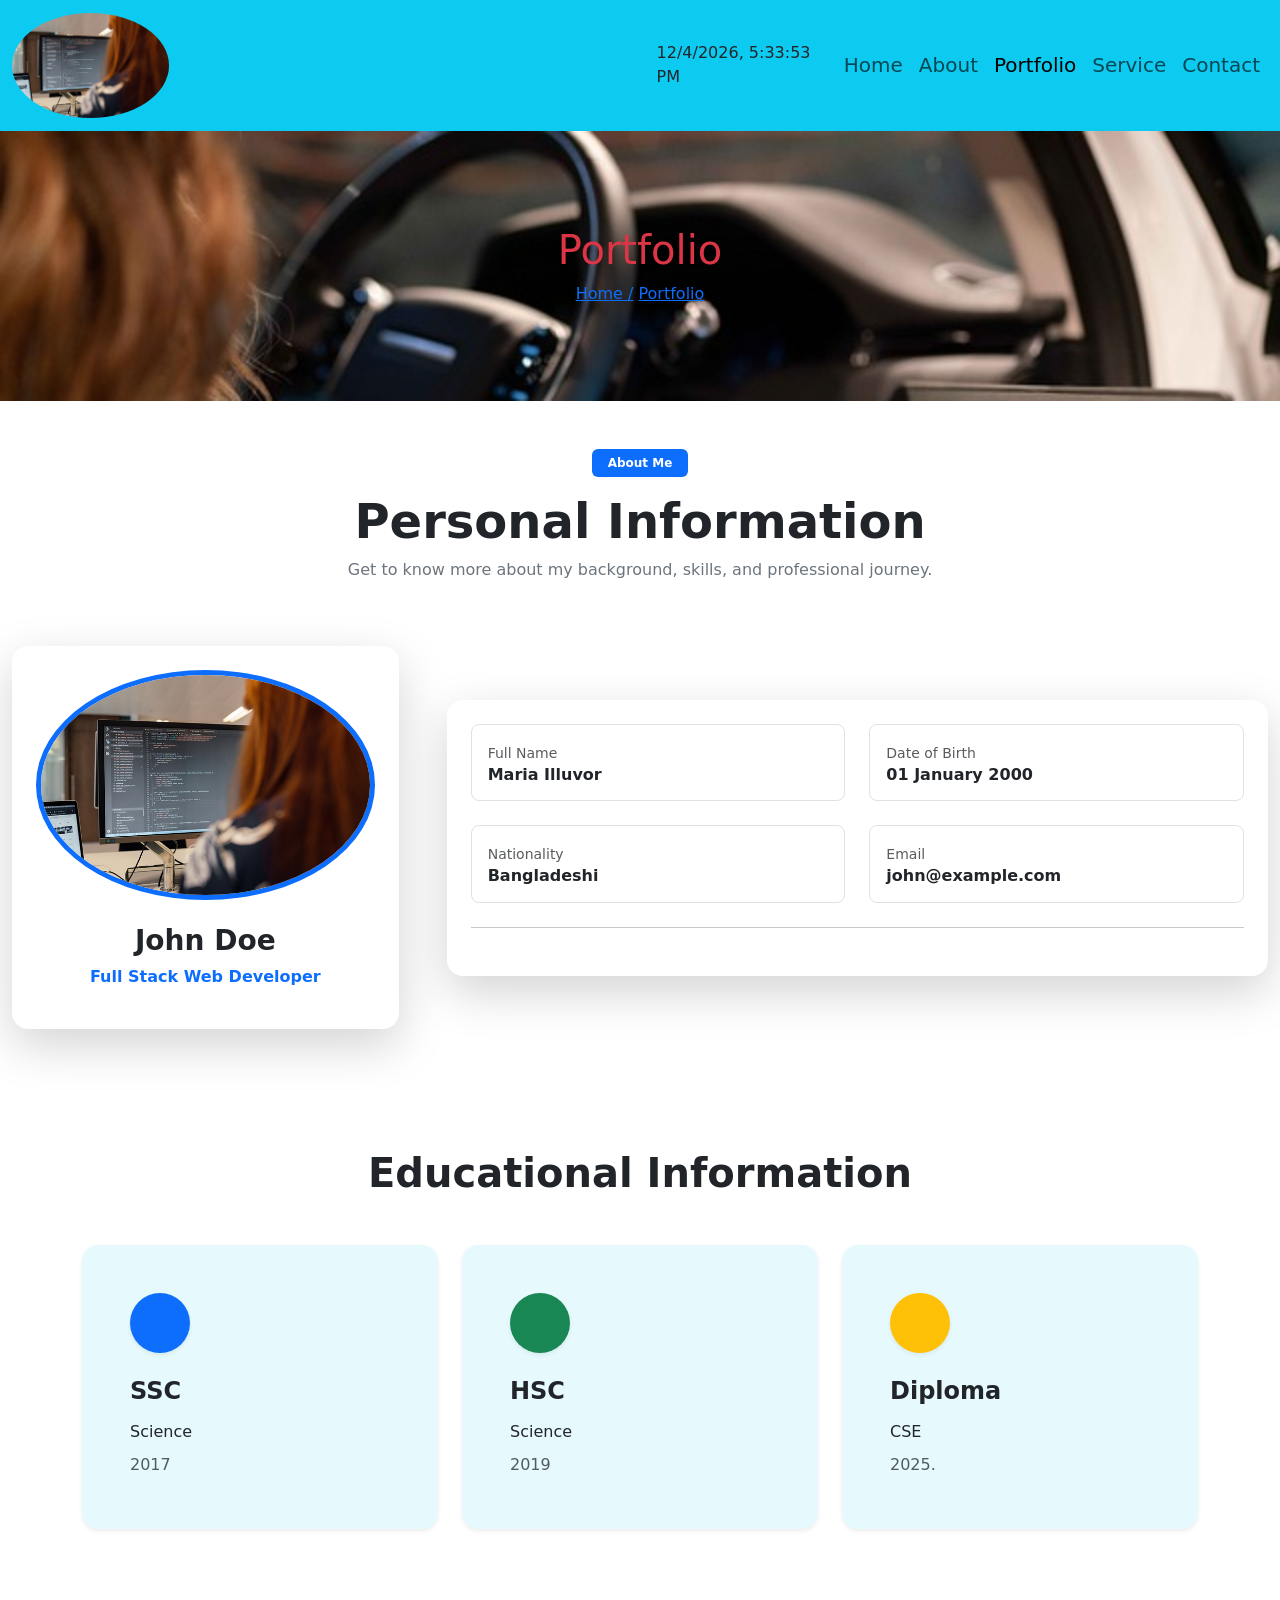
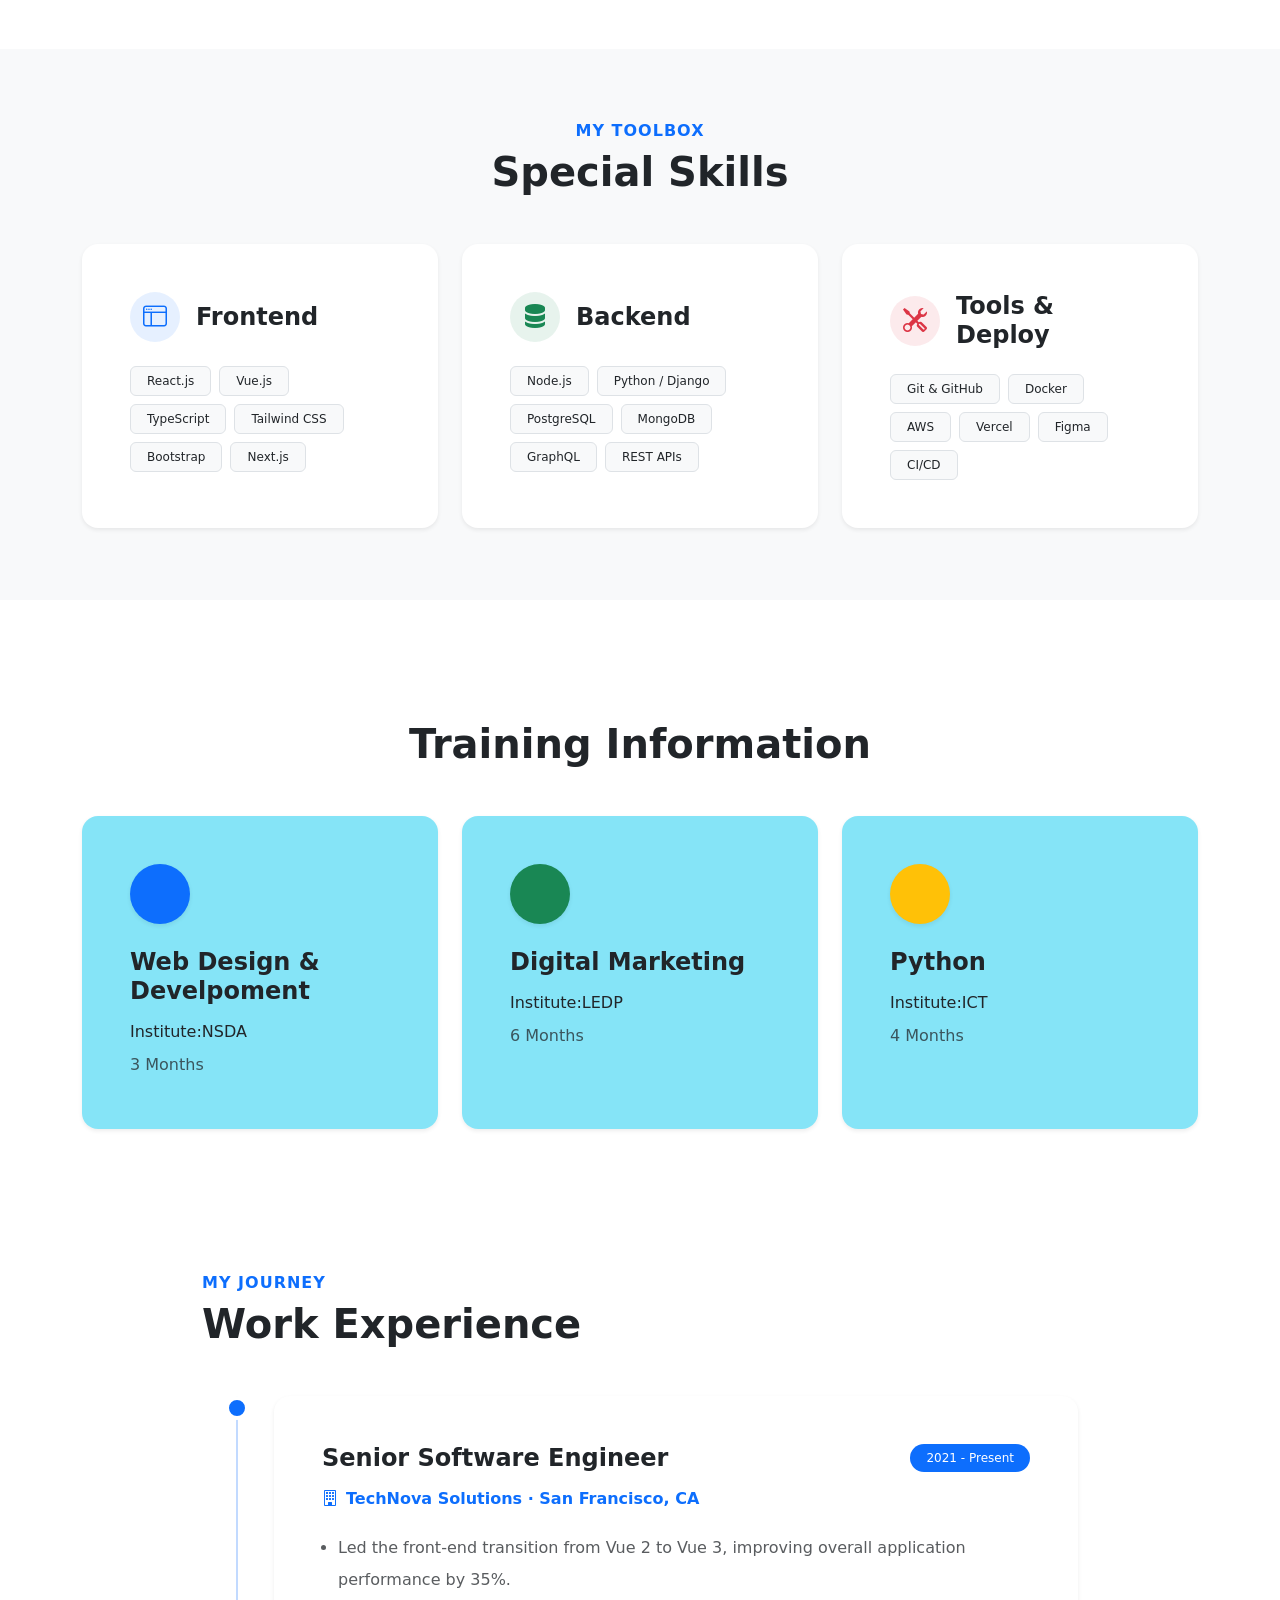
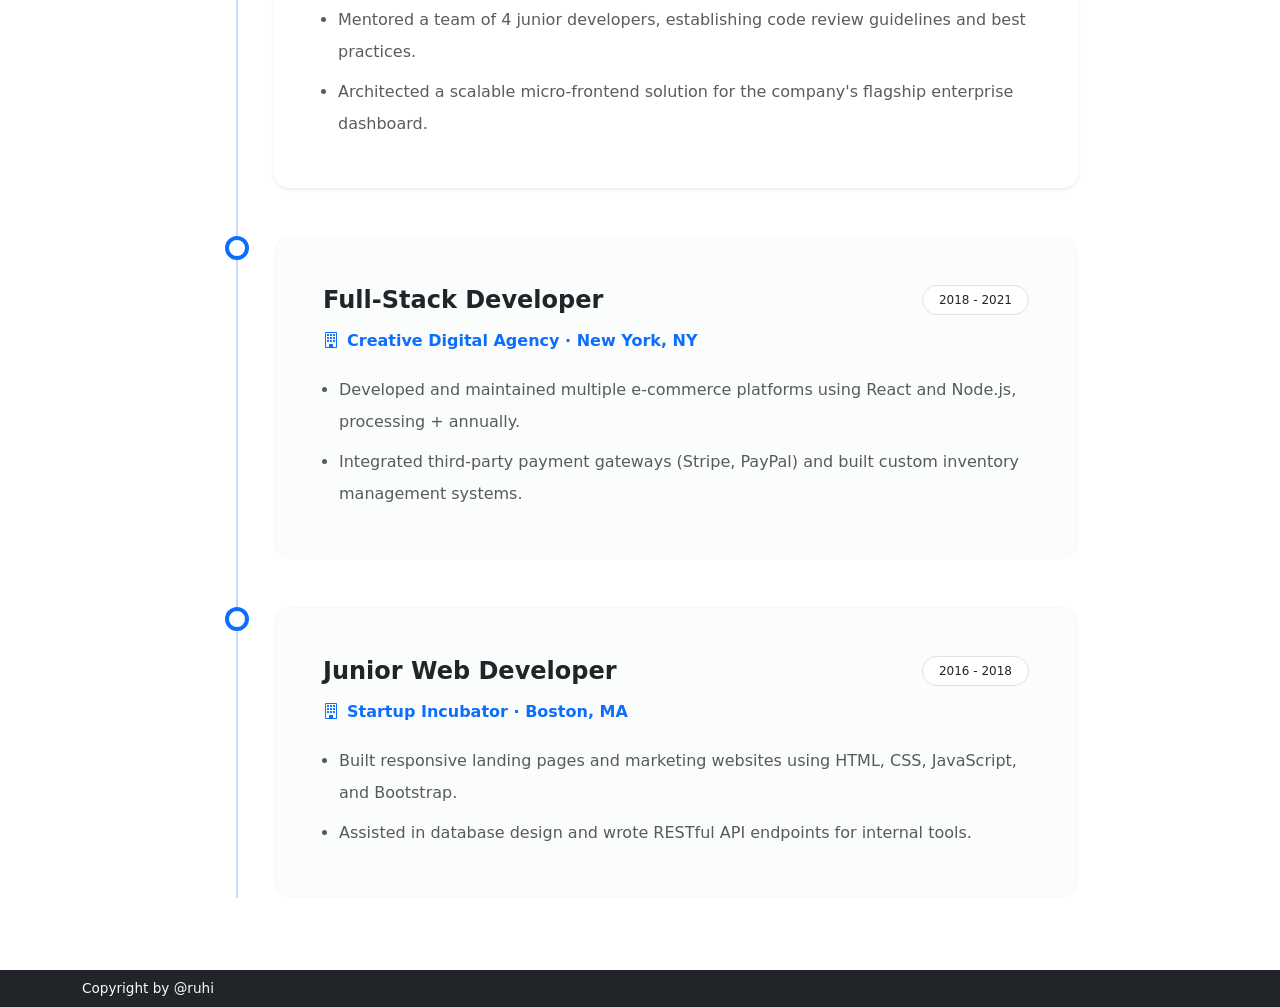
<file: portfolio.html>
<!doctype html>
<html lang="en">

<head>
    <meta charset="utf-8">
    <meta name="viewport" content="width=device-width, initial-scale=1">
    <title>Personal portfolio</title>
    <link href="https://cdn.jsdelivr.net/npm/bootstrap@5.3.3/dist/css/bootstrap.min.css" rel="stylesheet"
        integrity="sha384-QWTKZyjpPEjISv5WaRU9OFeRpok6YctnYmDr5pNlyT2bRjXh0JMhjY6hW+ALEwIH" crossorigin="anonymous">
    <link rel="stylesheet" href="https://cdn.jsdelivr.net/npm/bootstrap-icons@1.11.3/font/bootstrap-icons.min.css">
    <link rel="stylesheet" href="assets/css/style.css">
</head>

<body>

    <section id="header">
        <div class="container-fluid">
            <div class="row">
                <nav class="navbar navbar-expand-lg bg-info">
                    <div class="container-fluid">
                        <a class="navbar-brand" href="#"><img src="assets/img/logo.jpg" alt="" srcset=""
                                class="h-25 w-25 rounded-circle"></a>
                        <button class="navbar-toggler" type="button" data-bs-toggle="collapse"
                            data-bs-target="#navbarNav" aria-controls="navbarNav" aria-expanded="false"
                            aria-label="Toggle navigation">
                            <span class="navbar-toggler-icon"></span>
                        </button>

                        <div id="time">Time</div>
                        <div class="collapse navbar-collapse" id="navbarNav">
                            <ul class="navbar-nav ms-auto fs-5">
                                <li class="nav-item">
                                    <a class="nav-link " aria-current="page" href="index.html">Home</a>
                                </li>
                                <li class="nav-item">
                                    <a class="nav-link" href="about.html">About</a>
                                </li>
                                <li class="nav-item">
                                    <a class="nav-link active" href="portfolio.html">Portfolio</a>
                                </li>
                                <li class="nav-item">
                                    <a class="nav-link" href="service.html">Service</a>
                                </li>
                                <li class="nav-item">
                                    <a class="nav-link" href="contact.html">Contact</a>
                                </li>

                            </ul>
                        </div>
                    </div>
                </nav>
            </div>
        </div>
    </section>


    <section id="breadcrumb">
        <div class="container-fluid">
            <div class="row">
                <div>
                    <h2 class="fs-1 text-danger">Portfolio</h2>
                    <a href="index.html">Home <span>/</span></a>
                    <a href="#">Portfolio</a>

                </div>
            </div>
        </div>
    </section>

    <section id="personalinformation" class="py-5">
        <div class="container-fluid">
            <div class="row">


                <div class="container">

                    <!-- Section Heading -->

                    <div class="row justify-content-center mb-5">

                        <div class="col-lg-7 text-center">

                            <span class="badge bg-primary px-3 py-2 mb-3">
                                About Me
                            </span>

                            <h2 class="display-5 fw-bold">
                                Personal Information
                            </h2>

                            <p class="text-secondary">
                                Get to know more about my background, skills, and professional journey.
                            </p>

                        </div>

                    </div>

                    <div class="row g-5 align-items-center">

                        <!-- Profile -->

                        <div class="col-lg-4">

                            <div class="card border-0 shadow-lg rounded-4 text-center">

                                <div class="card-body p-4">

                                    <img src="assets/img/logo.jpg"
                                        class="img-fluid rounded-circle border border-5 border-primary mb-4"
                                        alt="Profile">

                                    <h3 class="fw-bold">
                                        John Doe
                                    </h3>

                                    <p class="text-primary fw-semibold">
                                        Full Stack Web Developer
                                    </p>



                                </div>

                            </div>

                        </div>

                        <!-- Biodata -->

                        <div class="col-lg-8">

                            <div class="card border-0 shadow-lg rounded-4">

                                <div class="card-body p-4">

                                    <div class="row g-4">

                                        <div class="col-md-6">

                                            <div class="border rounded-3 p-3">

                                                <small class="text-muted">Full Name</small>

                                                <h6 class="fw-bold mb-0">
                                                    Maria Illuvor
                                                </h6>

                                            </div>

                                        </div>

                                        <div class="col-md-6">

                                            <div class="border rounded-3 p-3">

                                                <small class="text-muted">Date of Birth</small>

                                                <h6 class="fw-bold mb-0">
                                                    01 January 2000
                                                </h6>

                                            </div>

                                        </div>

                                        <div class="col-md-6">

                                            <div class="border rounded-3 p-3">

                                                <small class="text-muted">Nationality</small>

                                                <h6 class="fw-bold mb-0">
                                                    Bangladeshi
                                                </h6>

                                            </div>

                                        </div>



                                        <div class="col-md-6">

                                            <div class="border rounded-3 p-3">

                                                <small class="text-muted">Email</small>

                                                <h6 class="fw-bold mb-0">
                                                    john@example.com
                                                </h6>

                                            </div>

                                        </div>




                                    </div>

                                    <hr class="my-4">





                                </div>

                            </div>

                        </div>

                    </div>

                </div>


            </div>
        </div>
    </section>


    <section id="educationalinfo">
        <div class="container-fluid">
            <div class="row">
                <!-- Services / What I Do Section -->
                <section class="py-5 bg-white">
                    <div class="container py-4">

                        <div class="text-center mb-5">

                            <h2 class="display-6 fw-bold mb-0">Educational Information</h2>
                        </div>

                        <div class="row g-4">
                            <!-- Service 1 -->
                            <div class="col-md-6 col-lg-4">
                                <div
                                    class="card border-0 shadow-sm rounded-4 h-100 p-4 p-md-5 text-start hover-lift bg-info bg-opacity-10">
                                    <div class="bg-primary text-white rounded-circle d-flex align-items-center justify-content-center mb-4 shadow-sm"
                                        style="width: 60px; height: 60px;">
                                    </div>
                                    <h4 class="fw-bold mb-3">SSC</h4>

                                    <h6>Science</h6>
                                    <p class="text-muted mb-0 lh-lg">2017
                                    </p>
                                </div>
                            </div>

                            <!-- Service 2 -->
                            <div class="col-md-6 col-lg-4">
                                <div
                                    class="card border-0 shadow-sm rounded-4 h-100 p-4 p-md-5 text-start hover-lift bg-info bg-opacity-10">
                                    <div class="bg-success text-white rounded-circle d-flex align-items-center justify-content-center mb-4 shadow-sm"
                                        style="width: 60px; height: 60px;">

                                    </div>
                                    <h4 class="fw-bold mb-3">HSC</h4>
                                    <h6>Science</h6>
                                    <p class="text-muted mb-0 lh-lg">2019</p>
                                </div>
                            </div>

                            <!-- Service 3 -->
                            <div class="col-md-6 col-lg-4">
                                <div
                                    class="card border-0 shadow-sm rounded-4 h-100 p-4 p-md-5 text-start hover-lift bg-info bg-opacity-10">
                                    <div class="bg-warning text-dark rounded-circle d-flex align-items-center justify-content-center mb-4 shadow-sm"
                                        style="width: 60px; height: 60px;">

                                    </div>
                                    <h4 class="fw-bold mb-3">Diploma</h4>
                                    <h6>CSE</h6>
                                    <p class="text-muted mb-0 lh-lg">2025.</p>
                                </div>
                            </div>
                        </div>

                    </div>
                </section>


            </div>
        </div>
    </section>

    <section id="specialskill" class="py-5">
        <div class="container-fluid">
            <div class="row">
                <!-- Skills Section -->
                <section class="py-5 bg-light">
                    <div class="container py-4">

                        <!-- Section Header -->
                        <div class="text-center mb-5">
                            <h6 class="text-primary fw-bold text-uppercase tracking-wide mb-2">My Toolbox</h6>
                            <h2 class="display-6 fw-bold mb-0">Special Skills</h2>
                        </div>

                        <div class="row g-4 text-start">

                            <!-- Category 1: Frontend -->
                            <div class="col-md-6 col-lg-4">
                                <div class="card border-0 shadow-sm rounded-4 h-100 hover-lift">
                                    <div class="card-body p-4 p-md-5">
                                        <!-- Icon & Title -->
                                        <div class="d-flex align-items-center gap-3 mb-4">
                                            <div class="bg-primary bg-opacity-10 text-primary rounded-circle p-3 d-flex align-items-center justify-content-center"
                                                style="width: 50px; height: 50px;">
                                                <i class="bi bi-window-sidebar fs-4"></i>
                                            </div>
                                            <h4 class="fw-bold mb-0">Frontend</h4>
                                        </div>
                                        <!-- Tags -->
                                        <div class="d-flex flex-wrap gap-2">
                                            <span
                                                class="badge bg-light text-dark border px-3 py-2 fw-medium skill-tag">React.js</span>
                                            <span
                                                class="badge bg-light text-dark border px-3 py-2 fw-medium skill-tag">Vue.js</span>
                                            <span
                                                class="badge bg-light text-dark border px-3 py-2 fw-medium skill-tag">TypeScript</span>
                                            <span
                                                class="badge bg-light text-dark border px-3 py-2 fw-medium skill-tag">Tailwind
                                                CSS</span>
                                            <span
                                                class="badge bg-light text-dark border px-3 py-2 fw-medium skill-tag">Bootstrap</span>
                                            <span
                                                class="badge bg-light text-dark border px-3 py-2 fw-medium skill-tag">Next.js</span>
                                        </div>
                                    </div>
                                </div>
                            </div>

                            <!-- Category 2: Backend -->
                            <div class="col-md-6 col-lg-4">
                                <div class="card border-0 shadow-sm rounded-4 h-100 hover-lift">
                                    <div class="card-body p-4 p-md-5">
                                        <div class="d-flex align-items-center gap-3 mb-4">
                                            <div class="bg-success bg-opacity-10 text-success rounded-circle p-3 d-flex align-items-center justify-content-center"
                                                style="width: 50px; height: 50px;">
                                                <i class="bi bi-server fs-4"></i>
                                            </div>
                                            <h4 class="fw-bold mb-0">Backend</h4>
                                        </div>
                                        <div class="d-flex flex-wrap gap-2">
                                            <span
                                                class="badge bg-light text-dark border px-3 py-2 fw-medium skill-tag">Node.js</span>
                                            <span
                                                class="badge bg-light text-dark border px-3 py-2 fw-medium skill-tag">Python
                                                / Django</span>
                                            <span
                                                class="badge bg-light text-dark border px-3 py-2 fw-medium skill-tag">PostgreSQL</span>
                                            <span
                                                class="badge bg-light text-dark border px-3 py-2 fw-medium skill-tag">MongoDB</span>
                                            <span
                                                class="badge bg-light text-dark border px-3 py-2 fw-medium skill-tag">GraphQL</span>
                                            <span
                                                class="badge bg-light text-dark border px-3 py-2 fw-medium skill-tag">REST
                                                APIs</span>
                                        </div>
                                    </div>
                                </div>
                            </div>

                            <!-- Category 3: Tools & Deploy -->
                            <div class="col-md-6 col-lg-4 offset-md-3 offset-lg-0">
                                <div class="card border-0 shadow-sm rounded-4 h-100 hover-lift">
                                    <div class="card-body p-4 p-md-5">
                                        <div class="d-flex align-items-center gap-3 mb-4">
                                            <div class="bg-danger bg-opacity-10 text-danger rounded-circle p-3 d-flex align-items-center justify-content-center"
                                                style="width: 50px; height: 50px;">
                                                <i class="bi bi-tools fs-4"></i>
                                            </div>
                                            <h4 class="fw-bold mb-0">Tools & Deploy</h4>
                                        </div>
                                        <div class="d-flex flex-wrap gap-2">
                                            <span
                                                class="badge bg-light text-dark border px-3 py-2 fw-medium skill-tag">Git
                                                & GitHub</span>
                                            <span
                                                class="badge bg-light text-dark border px-3 py-2 fw-medium skill-tag">Docker</span>
                                            <span
                                                class="badge bg-light text-dark border px-3 py-2 fw-medium skill-tag">AWS</span>
                                            <span
                                                class="badge bg-light text-dark border px-3 py-2 fw-medium skill-tag">Vercel</span>
                                            <span
                                                class="badge bg-light text-dark border px-3 py-2 fw-medium skill-tag">Figma</span>
                                            <span
                                                class="badge bg-light text-dark border px-3 py-2 fw-medium skill-tag">CI/CD</span>
                                        </div>
                                    </div>
                                </div>
                            </div>

                        </div>
                    </div>
                </section>


            </div>
        </div>
    </section>

    <section id="traininginfo">
        <div class="container-fluid">
            <div class="row">
                <section id="educationalinfo">
                    <div class="container-fluid">
                        <div class="row">
                            <!-- Services / What I Do Section -->
                            <section class="py-5 bg-white">
                                <div class="container py-4">

                                    <div class="text-center mb-5">

                                        <h2 class="display-6 fw-bold mb-0">Training Information</h2>
                                    </div>

                                    <div class="row g-4">
                                        <!-- Service 1 -->
                                        <div class="col-md-6 col-lg-4">
                                            <div
                                                class="card border-0 shadow-sm rounded-4 h-100 p-4 p-md-5 text-start hover-lift bg-info bg-opacity-50">
                                                <div class="bg-primary text-white rounded-circle d-flex align-items-center justify-content-center mb-4 shadow-sm"
                                                    style="width: 60px; height: 60px;">
                                                </div>
                                                <h4 class="fw-bold mb-3">Web Design & Develpoment</h4>

                                                <h6>Institute:NSDA</h6>
                                                <p class="text-muted mb-0 lh-lg">3 Months
                                                </p>
                                            </div>
                                        </div>

                                        <!-- Service 2 -->
                                        <div class="col-md-6 col-lg-4">
                                            <div
                                                class="card border-0 shadow-sm rounded-4 h-100 p-4 p-md-5 text-start hover-lift bg-info bg-opacity-50">
                                                <div class="bg-success text-white rounded-circle d-flex align-items-center justify-content-center mb-4 shadow-sm"
                                                    style="width: 60px; height: 60px;">

                                                </div>
                                                <h4 class="fw-bold mb-3">Digital Marketing</h4>
                                                <h6>Institute:LEDP</h6>
                                                <p class="text-muted mb-0 lh-lg">6 Months</p>
                                            </div>
                                        </div>

                                        <!-- Service 3 -->
                                        <div class="col-md-6 col-lg-4">
                                            <div
                                                class="card border-0 shadow-sm rounded-4 h-100 p-4 p-md-5 text-start hover-lift bg-info bg-opacity-50">
                                                <div class="bg-warning text-dark rounded-circle d-flex align-items-center justify-content-center mb-4 shadow-sm"
                                                    style="width: 60px; height: 60px;">

                                                </div>
                                                <h4 class="fw-bold mb-3">Python</h4>
                                                <h6>Institute:ICT</h6>
                                                <p class="text-muted mb-0 lh-lg">4 Months</p>
                                            </div>
                                        </div>
                                    </div>

                                </div>
                            </section>


                        </div>
                    </div>
                </section>
            </div>
        </div>
    </section>

    <section id="working-experience">
        <div class="container-fluid">
            <div class="row">
                <!-- Work Experience Timeline -->
                <section class="py-5 bg-white">
                    <div class="container py-4" style="max-width: 900px;">

                        <!-- Header -->
                        <div class="mb-5 text-center text-md-start">
                            <h6 class="text-primary fw-bold text-uppercase tracking-wide mb-2">My Journey</h6>
                            <h2 class="display-6 fw-bold mb-0">Work Experience</h2>
                        </div>

                        <!-- Timeline Container -->
                        <div class="position-relative ms-3 ms-md-4">

                            <!-- Continuous Vertical Line -->
                            <div class="position-absolute top-0 bottom-0 border-start border-2 border-primary opacity-25"
                                style="left: 0; transform: translateX(-1px); z-index: 0; margin-left: 11px;"></div>

                            <!-- Job Item 1 (Current) -->
                            <div class="position-relative mb-5 ps-4 ps-md-5 hover-timeline-item">
                                <!-- Timeline Dot (Filled) -->
                                <div class="position-absolute top-0 start-0 translate-middle-x bg-primary border border-4 border-white rounded-circle z-1 timeline-dot"
                                    style="width: 24px; height: 24px; left: 11px !important;"></div>

                                <div class="card border-0 shadow-sm rounded-4 p-4 p-md-5 timeline-card">
                                    <div
                                        class="d-flex flex-column flex-lg-row justify-content-between align-items-lg-center mb-3 gap-2">
                                        <h4 class="fw-bold mb-0">Senior Software Engineer</h4>
                                        <span
                                            class="badge bg-primary text-white px-3 py-2 fw-medium rounded-pill align-self-start align-self-lg-center">2021
                                            - Present</span>
                                    </div>
                                    <h6 class="text-primary fw-bold mb-4"><i class="bi bi-building me-2"></i>TechNova
                                        Solutions · San Francisco, CA</h6>
                                    <ul class="text-muted lh-lg mb-0 ps-3">
                                        <li class="mb-2">Led the front-end transition from Vue 2 to Vue 3, improving
                                            overall application performance by 35%.</li>
                                        <li class="mb-2">Mentored a team of 4 junior developers, establishing code
                                            review guidelines and best practices.</li>
                                        <li>Architected a scalable micro-frontend solution for the company's flagship
                                            enterprise dashboard.</li>
                                    </ul>
                                </div>
                            </div>

                            <!-- Job Item 2 -->
                            <div class="position-relative mb-5 ps-4 ps-md-5 hover-timeline-item">
                                <!-- Timeline Dot (Outline) -->
                                <div class="position-absolute top-0 start-0 translate-middle-x bg-white border border-4 border-primary rounded-circle z-1 timeline-dot"
                                    style="width: 24px; height: 24px; left: 11px !important;"></div>

                                <div
                                    class="card border border-light shadow-none rounded-4 p-4 p-md-5 timeline-card bg-light bg-opacity-50">
                                    <div
                                        class="d-flex flex-column flex-lg-row justify-content-between align-items-lg-center mb-3 gap-2">
                                        <h4 class="fw-bold mb-0">Full-Stack Developer</h4>
                                        <span
                                            class="badge bg-white border text-dark px-3 py-2 fw-medium rounded-pill align-self-start align-self-lg-center">2018
                                            - 2021</span>
                                    </div>
                                    <h6 class="text-primary fw-bold mb-4"><i class="bi bi-building me-2"></i>Creative
                                        Digital Agency · New York, NY</h6>
                                    <ul class="text-muted lh-lg mb-0 ps-3">
                                        <li class="mb-2">Developed and maintained multiple e-commerce platforms using
                                            React and Node.js, processing + annually.</li>
                                        <li>Integrated third-party payment gateways (Stripe, PayPal) and built custom
                                            inventory management systems.</li>
                                    </ul>
                                </div>
                            </div>

                            <!-- Job Item 3 -->
                            <div class="position-relative ps-4 ps-md-5 hover-timeline-item">
                                <!-- Timeline Dot (Outline) -->
                                <div class="position-absolute top-0 start-0 translate-middle-x bg-white border border-4 border-primary rounded-circle z-1 timeline-dot"
                                    style="width: 24px; height: 24px; left: 11px !important;"></div>

                                <div
                                    class="card border border-light shadow-none rounded-4 p-4 p-md-5 timeline-card bg-light bg-opacity-50">
                                    <div
                                        class="d-flex flex-column flex-lg-row justify-content-between align-items-lg-center mb-3 gap-2">
                                        <h4 class="fw-bold mb-0">Junior Web Developer</h4>
                                        <span
                                            class="badge bg-white border text-dark px-3 py-2 fw-medium rounded-pill align-self-start align-self-lg-center">2016
                                            - 2018</span>
                                    </div>
                                    <h6 class="text-primary fw-bold mb-4"><i class="bi bi-building me-2"></i>Startup
                                        Incubator · Boston, MA</h6>
                                    <ul class="text-muted lh-lg mb-0 ps-3">
                                        <li class="mb-2">Built responsive landing pages and marketing websites using
                                            HTML, CSS, JavaScript, and Bootstrap.</li>
                                        <li>Assisted in database design and wrote RESTful API endpoints for internal
                                            tools.</li>
                                    </ul>
                                </div>
                            </div>

                        </div>
                    </div>
                </section>


            </div>
        </div>
    </section>


    <section id="footer">
        <div class="container-fluid">
            <div class="row">
                <!-- Custom Header Top Bar -->
                <div class="bg-dark text-light py-2 fs-7">
                    <div class="container d-flex justify-content-between align-items-center">
                        <!-- Contact Info -->
                        <div class="d-flex gap-3 align-items-center">

                            <span class="d-none d-md-inline">Copyright by @ruhi</span>
                        </div>

                    </div>
                </div>


            </div>
        </div>
    </section>

    <script src="assets/js/min.js"></script>
    <script src="https://cdn.jsdelivr.net/npm/bootstrap@5.2.3/dist/js/bootstrap.bundle.min.js"
        integrity="sha384-kenU1KFdBIe4zVF0s0G1M5b4hcpxyD9F7jL+jjXkk+Q2h455rYXK/7HAuoJl+0I4"
        crossorigin="anonymous"></script>
</body>

</html>
</file>
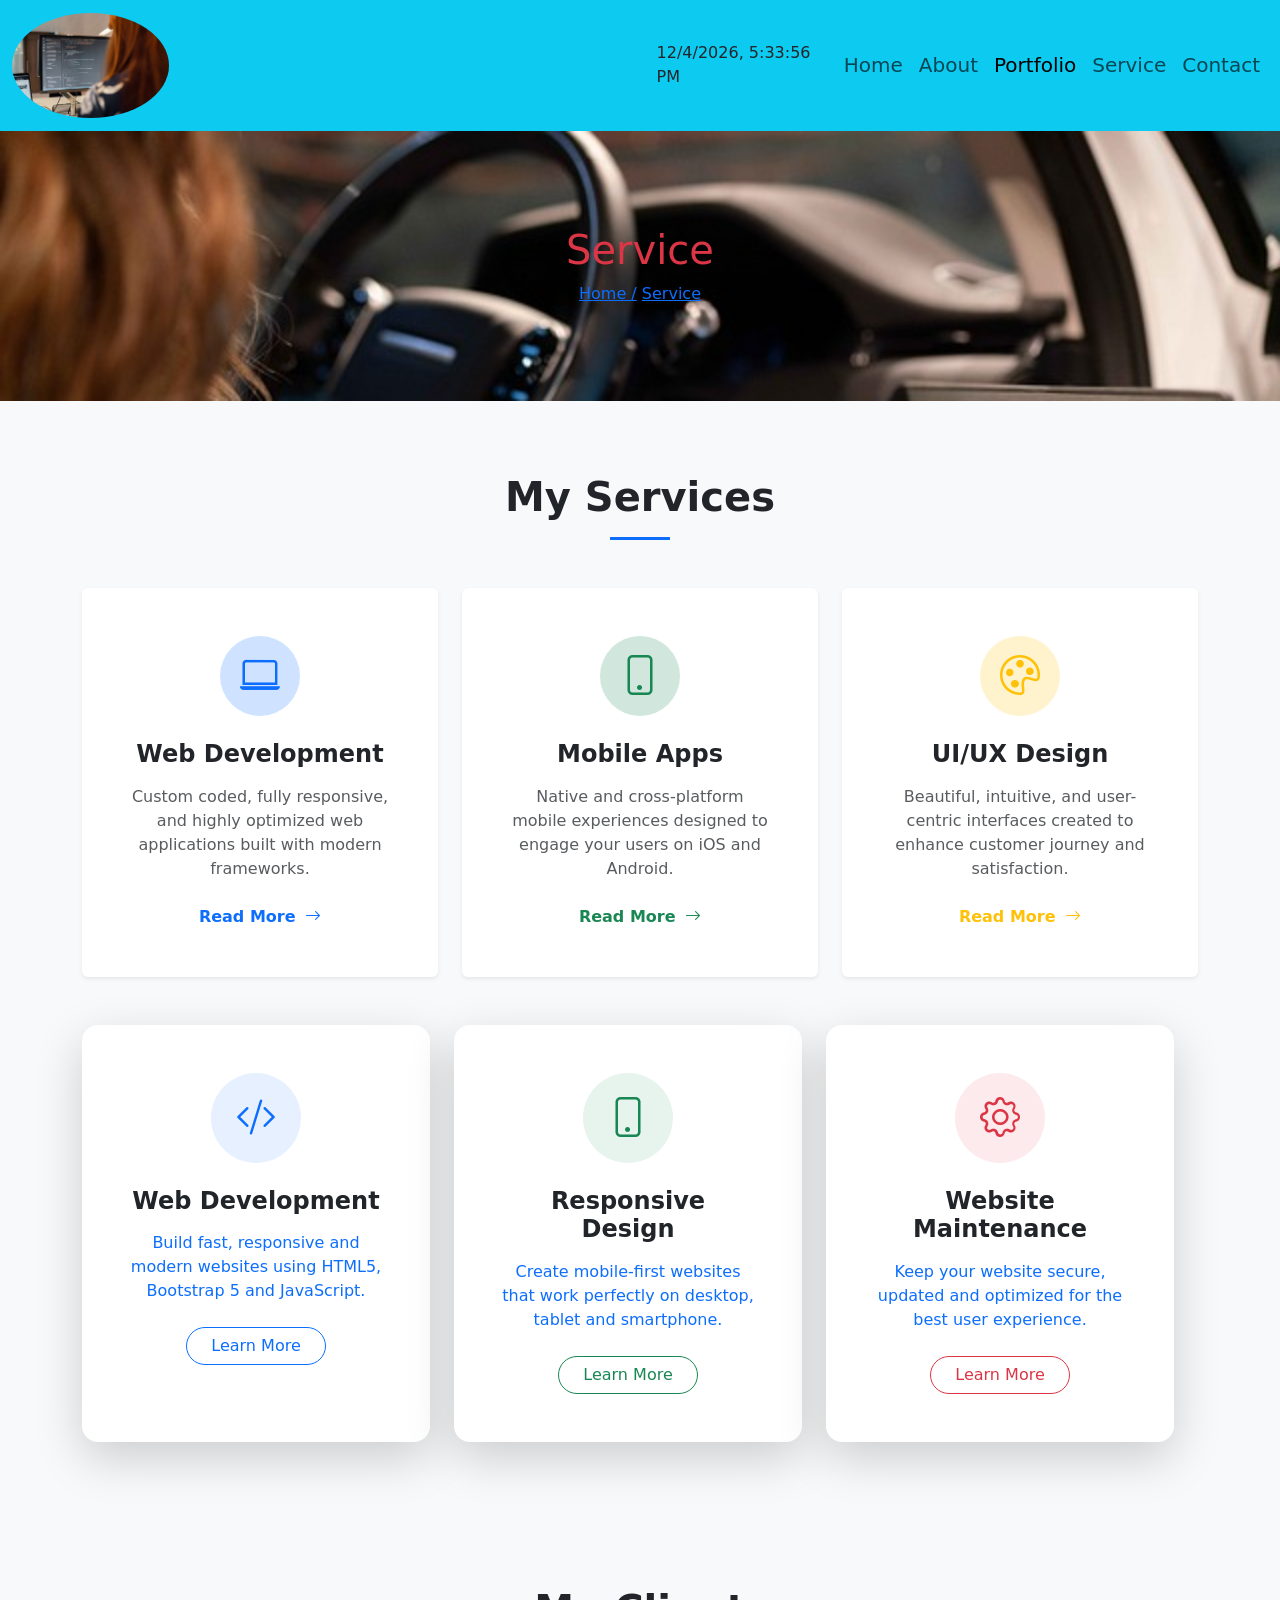
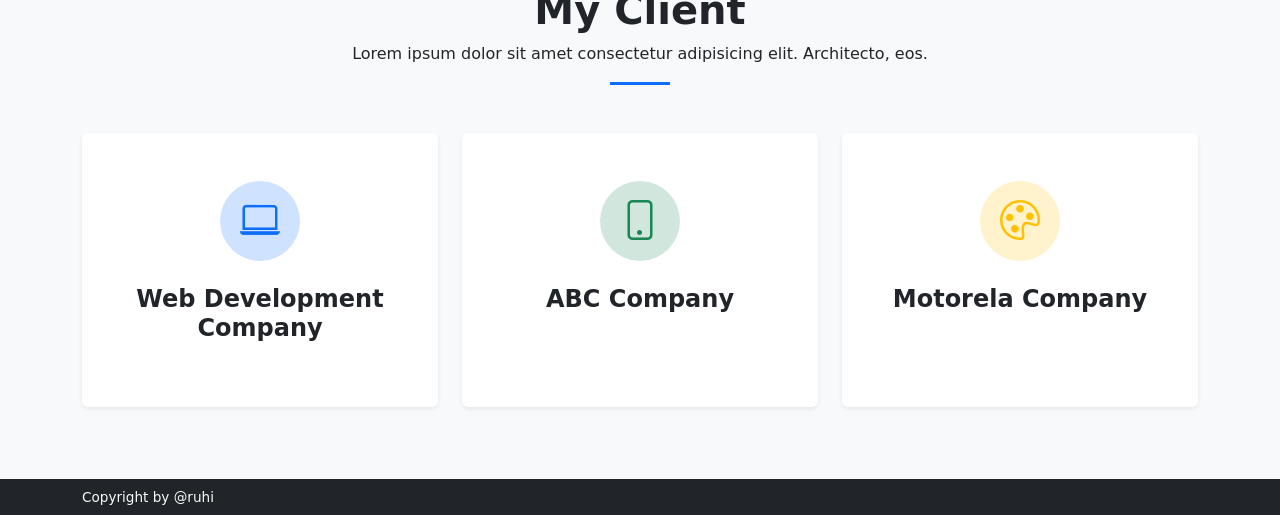
<file: service.html>
<!doctype html>
<html lang="en">

<head>
    <meta charset="utf-8">
    <meta name="viewport" content="width=device-width, initial-scale=1">
    <title>Personal portfolio</title>
    <link href="https://cdn.jsdelivr.net/npm/bootstrap@5.3.3/dist/css/bootstrap.min.css" rel="stylesheet"
        integrity="sha384-QWTKZyjpPEjISv5WaRU9OFeRpok6YctnYmDr5pNlyT2bRjXh0JMhjY6hW+ALEwIH" crossorigin="anonymous">
    <link rel="stylesheet" href="https://cdn.jsdelivr.net/npm/bootstrap-icons@1.11.3/font/bootstrap-icons.min.css">
    <link rel="stylesheet" href="assets/css/style.css">
</head>

<body>

    <section id="header">
        <div class="container-fluid">
            <div class="row">
                <nav class="navbar navbar-expand-lg bg-info">
                    <div class="container-fluid">
                        <a class="navbar-brand" href="#"><img src="assets/img/logo.jpg" alt="" srcset=""
                                class="h-25 w-25 rounded-circle"></a>
                        <button class="navbar-toggler" type="button" data-bs-toggle="collapse"
                            data-bs-target="#navbarNav" aria-controls="navbarNav" aria-expanded="false"
                            aria-label="Toggle navigation">
                            <span class="navbar-toggler-icon"></span>
                        </button>
                        <div id="time">Time</div>
                        <div class="collapse navbar-collapse" id="navbarNav">
                            <ul class="navbar-nav ms-auto fs-5">
                                <li class="nav-item">
                                    <a class="nav-link" aria-current="page" href="index.html">Home</a>
                                </li>
                                <li class="nav-item">
                                    <a class="nav-link" href="about.html">About</a>
                                </li>
                                <li class="nav-item">
                                    <a class="nav-link active" href="portfolio.html">Portfolio</a>
                                </li>
                                <li class="nav-item">
                                    <a class="nav-link" href="service.html">Service</a>
                                </li>
                                <li class="nav-item">
                                    <a class="nav-link" href="contact.html">Contact</a>
                                </li>

                            </ul>
                        </div>
                    </div>
                </nav>
            </div>
        </div>
    </section>


    <section id="breadcrumb">
        <div class="container-fluid">
            <div class="row">
                <div>
                    <h2 class="fs-1 text-danger">Service</h2>
                    <a href="index.html">Home <span>/</span></a>
                    <a href="#">Service</a>

                </div>
            </div>
        </div>
    </section>

    <section id="service-grid">
        <div class="container-fluid">
            <div class="row gy-5">
                <!-- Services Section -->
                <section class="py-5 bg-light">
                    <div class="container py-4">
                        <!-- Section Title -->
                        <div class="text-center mb-5">

                            <h2 class="display-6 fw-bold">My Services</h2>
                            <div class="mx-auto mt-3 bg-primary" style="width: 60px; height: 3px;"></div>
                        </div>

                        <!-- Services Grid -->
                        <div class="row gy-4">
                            <!-- Service 1 -->
                            <div class="col-lg-4 col-md-6">
                                <div class="card h-100 border-0 shadow-sm service-card text-center p-4 p-xl-5">
                                    <div class="bg-primary-subtle text-primary rounded-circle mx-auto mb-4 d-flex align-items-center justify-content-center"
                                        style="width: 80px; height: 80px;">
                                        <i class="bi bi-laptop fs-1"></i>
                                    </div>
                                    <h4 class="fw-bold mb-3">Web Development</h4>
                                    <p class="text-muted mb-4">Custom coded, fully responsive, and highly optimized web
                                        applications built with modern frameworks.</p>
                                    <a href="#" class="text-primary fw-bold text-decoration-none mt-auto">Read More <i
                                            class="bi bi-arrow-right ms-1"></i></a>
                                </div>
                            </div>

                            <!-- Service 2 -->
                            <div class="col-lg-4 col-md-6">
                                <div class="card h-100 border-0 shadow-sm service-card text-center p-4 p-xl-5">
                                    <div class="bg-success-subtle text-success rounded-circle mx-auto mb-4 d-flex align-items-center justify-content-center"
                                        style="width: 80px; height: 80px;">
                                        <i class="bi bi-phone fs-1"></i>
                                    </div>
                                    <h4 class="fw-bold mb-3">Mobile Apps</h4>
                                    <p class="text-muted mb-4">Native and cross-platform mobile experiences designed to
                                        engage your users on iOS and Android.</p>
                                    <a href="#" class="text-success fw-bold text-decoration-none mt-auto">Read More <i
                                            class="bi bi-arrow-right ms-1"></i></a>
                                </div>
                            </div>

                            <!-- Service 3 -->
                            <div class="col-lg-4 col-md-6">
                                <div class="card h-100 border-0 shadow-sm service-card text-center p-4 p-xl-5">
                                    <div class="bg-warning-subtle text-warning rounded-circle mx-auto mb-4 d-flex align-items-center justify-content-center"
                                        style="width: 80px; height: 80px;">
                                        <i class="bi bi-palette fs-1"></i>
                                    </div>
                                    <h4 class="fw-bold mb-3">UI/UX Design</h4>
                                    <p class="text-muted mb-4">Beautiful, intuitive, and user-centric interfaces created
                                        to enhance customer journey and satisfaction.</p>
                                    <a href="#" class="text-warning fw-bold text-decoration-none mt-auto">Read More <i
                                            class="bi bi-arrow-right ms-1"></i></a>
                                </div>
                            </div>








                            <!-- Service Cards -->

                            <div class="row g-4">

                                <!-- Card 1 -->

                                <div class="col-lg-4 col-md-6">

                                    <div class="card border-0 shadow-lg rounded-4 h-100">

                                        <div class="card-body text-center p-5">

                                            <div class="bg-primary bg-opacity-10 rounded-circle d-inline-flex justify-content-center align-items-center mb-4"
                                                style="width:90px;height:90px;">

                                                <i class="bi bi-code-slash fs-1 text-primary"></i>

                                            </div>

                                            <h4 class="fw-bold mb-3">
                                                Web Development
                                            </h4>

                                            <p class="text-primary mb-4">
                                                Build fast, responsive and modern websites using
                                                HTML5, Bootstrap 5 and JavaScript.
                                            </p>

                                            <a href="#" class="btn btn-outline-primary rounded-pill px-4">
                                                Learn More
                                            </a>

                                        </div>

                                    </div>

                                </div>

                                <!-- Card 2 -->

                                <div class="col-lg-4 col-md-6">

                                    <div class="card border-0 shadow-lg rounded-4 h-100">

                                        <div class="card-body text-center p-5">

                                            <div class="bg-success bg-opacity-10 rounded-circle d-inline-flex justify-content-center align-items-center mb-4"
                                                style="width:90px;height:90px;">

                                                <i class="bi bi-phone fs-1 text-success"></i>

                                            </div>

                                            <h4 class="fw-bold mb-3">
                                                Responsive Design
                                            </h4>

                                            <p class="text-primary mb-4">
                                                Create mobile-first websites that work perfectly
                                                on desktop, tablet and smartphone.
                                            </p>

                                            <a href="#" class="btn btn-outline-success rounded-pill px-4">
                                                Learn More
                                            </a>

                                        </div>

                                    </div>

                                </div>

                                <!-- Card 3 -->

                                <div class="col-lg-4 col-md-6 mx-md-auto">

                                    <div class="card border-0 shadow-lg rounded-4 h-100">

                                        <div class="card-body text-center p-5">

                                            <div class="bg-danger bg-opacity-10 rounded-circle d-inline-flex justify-content-center align-items-center mb-4"
                                                style="width:90px;height:90px;">

                                                <i class="bi bi-gear fs-1 text-danger"></i>

                                            </div>

                                            <h4 class="fw-bold mb-3">
                                                Website Maintenance
                                            </h4>

                                            <p class="text-primary mb-4">
                                                Keep your website secure, updated and optimized
                                                for the best user experience.
                                            </p>

                                            <a href="#" class="btn btn-outline-danger rounded-pill px-4">
                                                Learn More
                                            </a>

                                        </div>

                                    </div>

                                </div>

                            </div>

                        </div>
                    </div>
            </div>
    </section>

    <section id="client">
        <div class="container-fluid">
            <div class="row">

                <!-- Services Section -->
                <section class="py-5 bg-light">
                    <div class="container py-4">
                        <!-- Section Title -->
                        <div class="text-center mb-5">

                            <h2 class="display-6 fw-bold">My Client</h2>
                            <p class="text-center">Lorem ipsum dolor sit amet consectetur adipisicing elit. Architecto, eos.</p>
                            <div class="mx-auto mt-3 bg-primary" style="width: 60px; height: 3px;"></div>
                        </div>

                        <!-- Services Grid -->
                        <div class="row g-4">
                            <!-- Service 1 -->
                            <div class="col-lg-4 col-md-6">
                                <div class="card h-100 border-0 shadow-sm service-card text-center p-4 p-xl-5">
                                    <div class="bg-primary-subtle text-primary rounded-circle mx-auto mb-4 d-flex align-items-center justify-content-center"
                                        style="width: 80px; height: 80px;">
                                        <i class="bi bi-laptop fs-1"></i>
                                    </div>
                                    <h4 class="fw-bold mb-3">Web Development Company</h4>

                                </div>
                            </div>

                            <!-- Service 2 -->
                            <div class="col-lg-4 col-md-6">
                                <div class="card h-100 border-0 shadow-sm service-card text-center p-4 p-xl-5">
                                    <div class="bg-success-subtle text-success rounded-circle mx-auto mb-4 d-flex align-items-center justify-content-center"
                                        style="width: 80px; height: 80px;">
                                        <i class="bi bi-phone fs-1"></i>
                                    </div>
                                    <h4 class="fw-bold mb-3">ABC Company</h4>

                                </div>
                            </div>

                            <!-- Service 3 -->
                            <div class="col-lg-4 col-md-6">
                                <div class="card h-100 border-0 shadow-sm service-card text-center p-4 p-xl-5">
                                    <div class="bg-warning-subtle text-warning rounded-circle mx-auto mb-4 d-flex align-items-center justify-content-center"
                                        style="width: 80px; height: 80px;">
                                        <i class="bi bi-palette fs-1"></i>
                                    </div>
                                    <h4 class="fw-bold mb-3">Motorela Company</h4>

                                </div>
                            </div>
                        </div>
                    </div>
                </section>



            </div>
        </div>
    </section>


    <section id="footer">
        <div class="container-fluid">
            <div class="row">
                <!-- Custom Header Top Bar -->
                <div class="bg-dark text-light py-2 fs-7">
                    <div class="container d-flex justify-content-between align-items-center">
                        <!-- Contact Info -->
                        <div class="d-flex gap-3 align-items-center">

                            <span class="d-none d-md-inline">Copyright by @ruhi</span>
                        </div>

                    </div>
                </div>


            </div>
        </div>
    </section>

    <script src="assets/js/min.js"></script>
    <script src="https://cdn.jsdelivr.net/npm/bootstrap@5.2.3/dist/js/bootstrap.bundle.min.js"
        integrity="sha384-kenU1KFdBIe4zVF0s0G1M5b4hcpxyD9F7jL+jjXkk+Q2h455rYXK/7HAuoJl+0I4"
        crossorigin="anonymous"></script>
</body>

</html>
</file>
<file: assets/css/style.css>
.fs-7 {
    font-size: 0.85rem;
}

.tracking-wide {
    letter-spacing: 1.5px;
}

.hover-lift {
    transition: transform 0.3s ease, box-shadow 0.3s ease;
}

.hover-lift:hover {
    transform: translateY(-3px);
    box-shadow: 0 .5rem 1rem rgba(0, 0, 0, .15) !important;
}

.profile-img-wrapper {
    transform: rotate(3deg);
    transition: transform 0.4s cubic-bezier(0.175, 0.885, 0.32, 1.275);
}

.profile-img-wrapper:hover {
    transform: rotate(0deg) scale(1.02);
}

#banner {
    background-image: url(../img/pic5.png);
    height: 80vh;
    background-repeat: no-repeat;
    background-size: cover;
    display: flex;
    align-items: center;
    text-align: center;
}

#breadcrumb {
    background-image: url(../img/pic1.jpg);
    height: 30vh;
    background-repeat: no-repeat;
    background-size: cover;
    display: flex;
    align-items: center;
    text-align: center;
}

#header ul li a:hover {
    color: azure;
}

.tracking-wide {
    letter-spacing: 1.5px;
}

.hover-lift {
    transition: transform 0.3s ease, box-shadow 0.3s ease;
}

.hover-lift:hover {
    transform: translateY(-5px);
    box-shadow: 0 1rem 3rem rgba(0, 0, 0, .15) !important;
}

.tracking-wide {
    letter-spacing: 1.5px;
}

.hover-lift {
    transition: transform 0.3s ease, box-shadow 0.3s ease;
}

.hover-lift:hover {
    transform: translateY(-5px);
    box-shadow: 0 1rem 3rem rgba(0, 0, 0, .15) !important;
}

.skill-tag {
    transition: all 0.2s ease;
    cursor: default;
}

.skill-tag:hover {
    background-color: var(--bs-primary) !important;
    color: white !important;
    border-color: var(--bs-primary) !important;
    transform: scale(1.05);
}


.tracking-wide {
    letter-spacing: 1px;
}

.timeline-dot {
    transition: background-color 0.3s ease, transform 0.3s ease;
}

.timeline-card {
    transition: box-shadow 0.3s ease, transform 0.3s ease;
}

.hover-timeline-item:hover .timeline-dot {
    background-color: var(--bs-primary) !important;
    transform: translateX(-50%) scale(1.2) !important;
}

.hover-timeline-item:hover .timeline-card {
    box-shadow: 0 1rem 3rem rgba(0, 0, 0, .1) !important;
    transform: translateY(-3px);
}

.backdrop-blur {
    backdrop-filter: blur(5px);
}

.team-card .team-img {
    transition: transform 0.4s ease;
}

.team-card:hover .team-img {
    transform: scale(1.05);
}

.team-card .team-social-overlay {
    transform: translateY(100%);
    transition: transform 0.3s ease;
}

.team-card:hover .team-social-overlay {
    transform: translateY(0);
}

.service-card {
    transition: transform 0.3s ease, box-shadow 0.3s ease;
}

.service-card:hover {
    transform: translateY(-10px);
    box-shadow: 0 1rem 3rem rgba(0, 0, 0, .175) !important;
}

.service-card {
    transition: transform 0.3s ease, box-shadow 0.3s ease;
}

.service-card:hover {
    transform: translateY(-10px);
    box-shadow: 0 1rem 3rem rgba(0, 0, 0, .175) !important;
}

#header{
    position: sticky;
    top: 0;
    z-index: 9;
}
</file>
